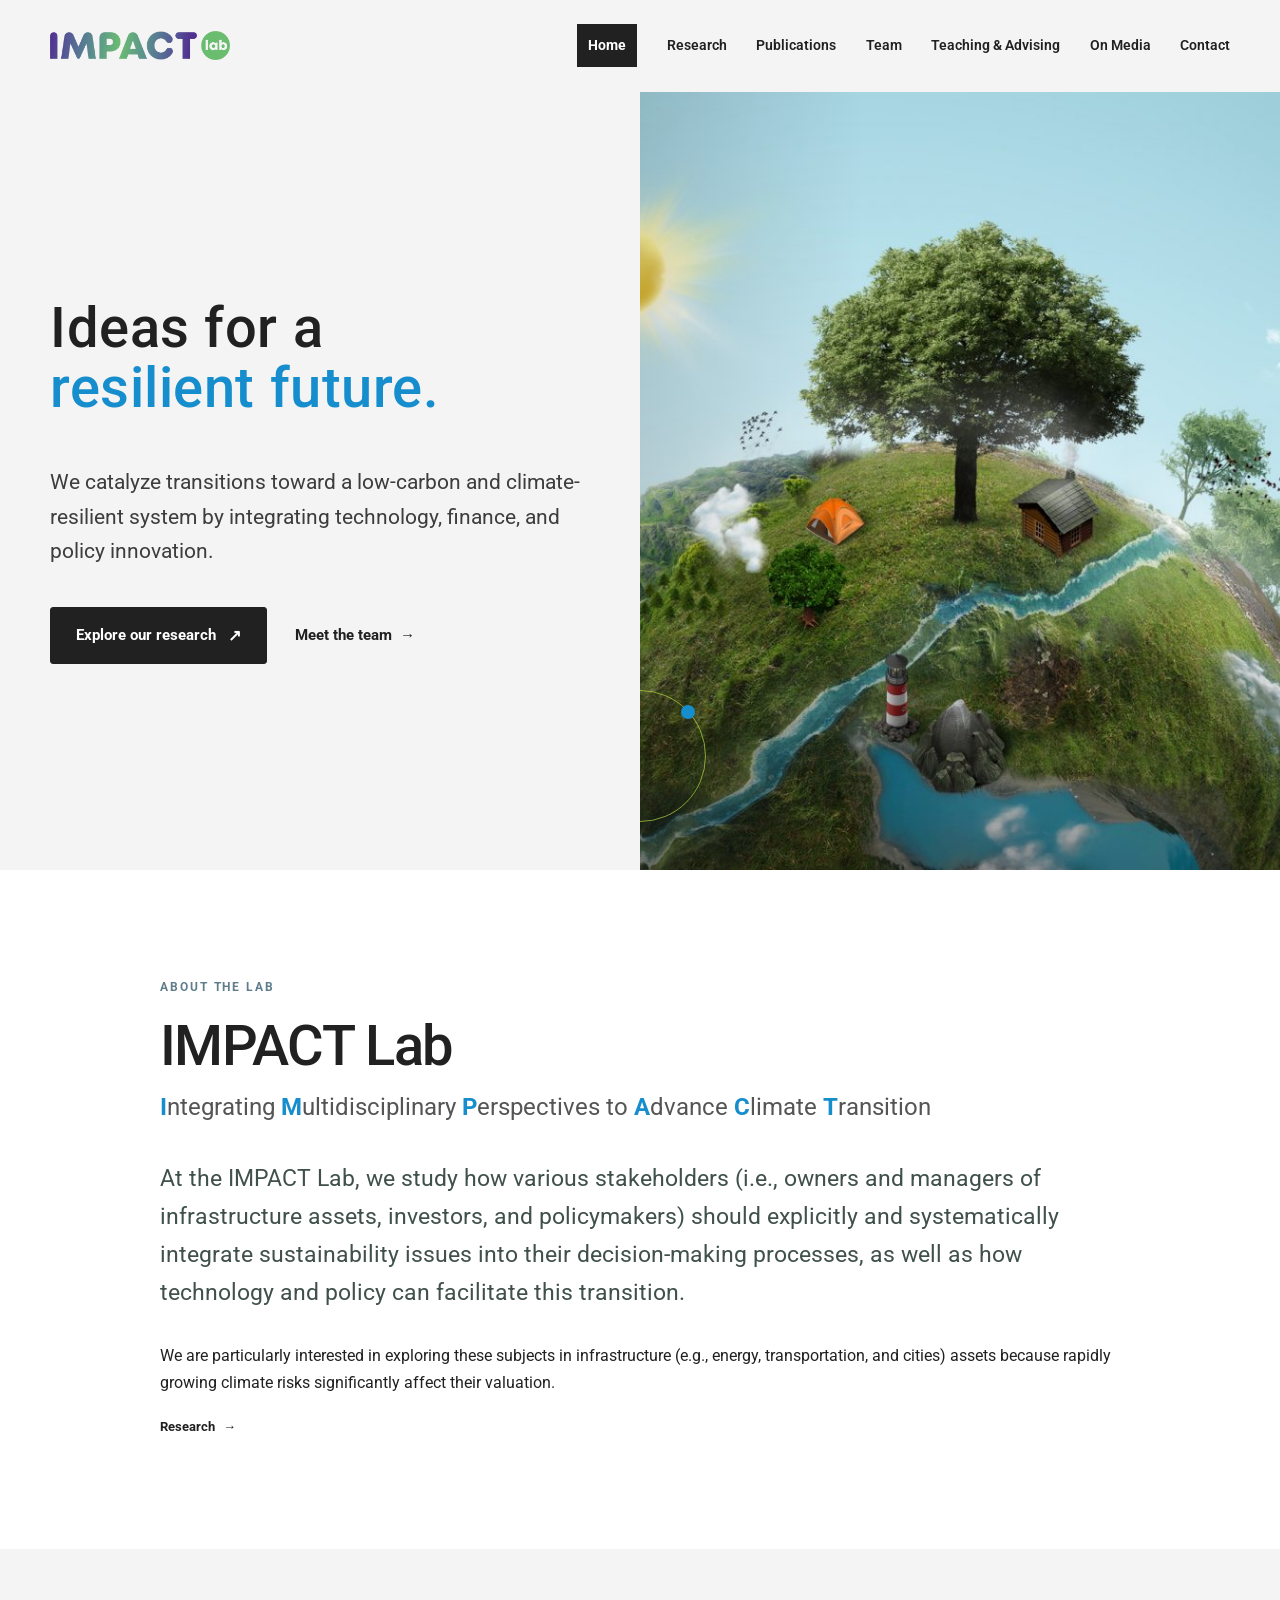
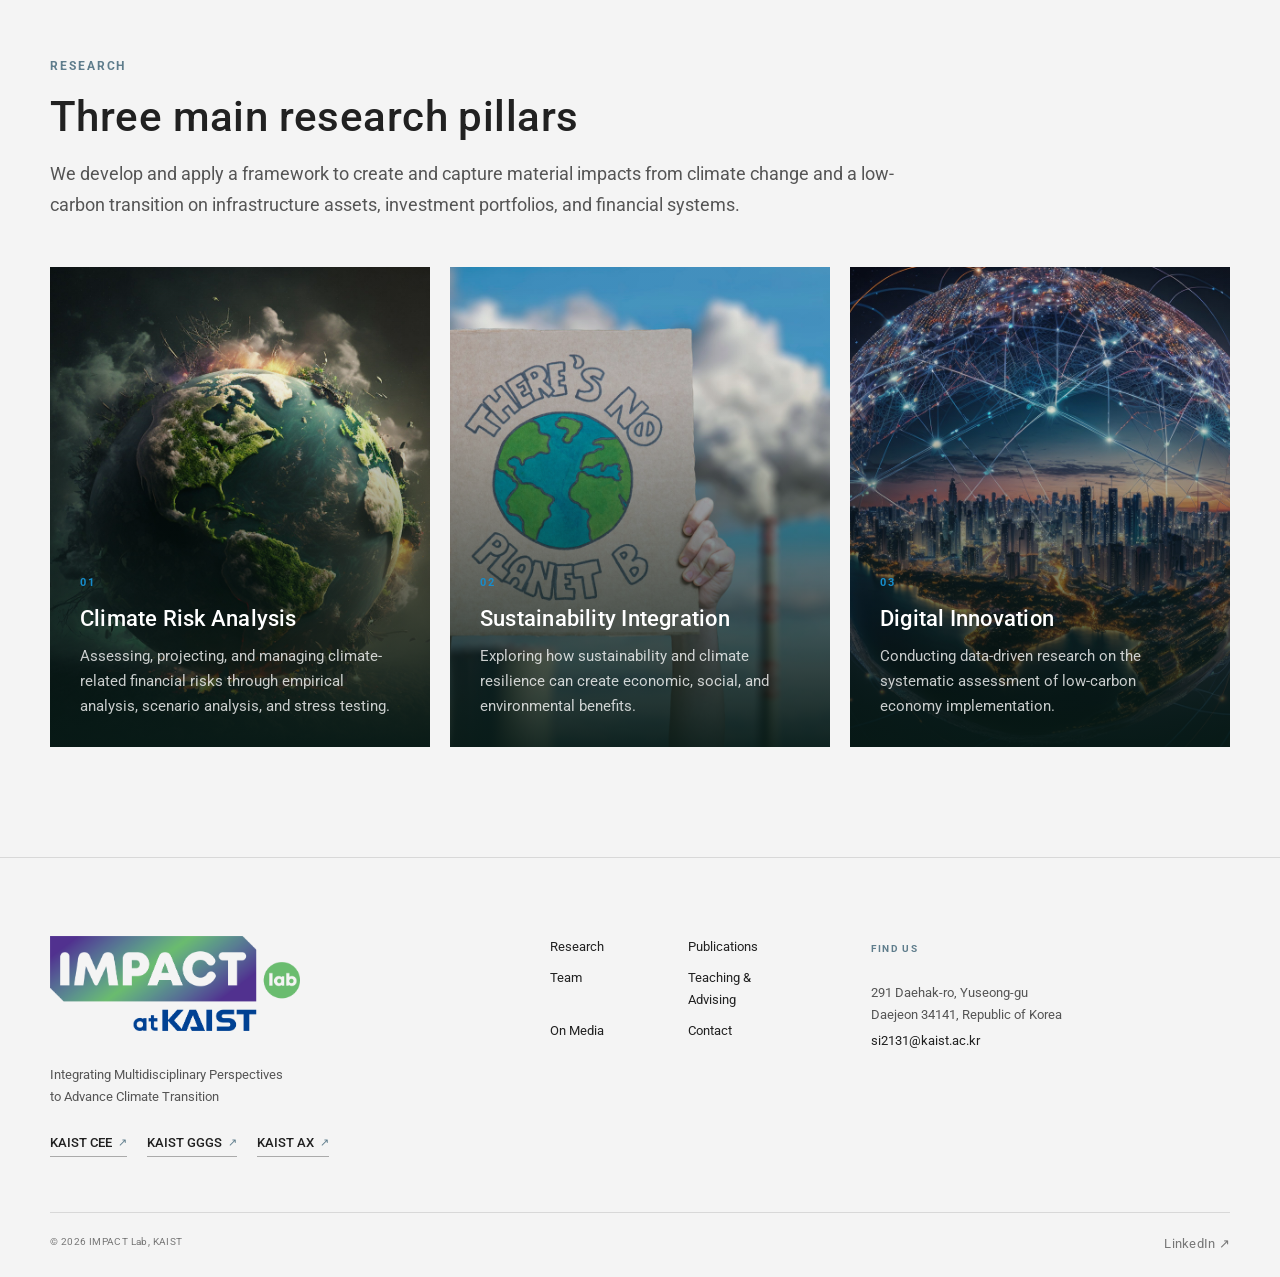
<file: index.html>
<!doctype html>
<html lang="en">
<head>
  <meta charset="utf-8">
  <meta name="viewport" content="width=1180">
  <meta name="description" content="IMPACT Lab at KAIST integrates multidisciplinary perspectives to advance climate transition.">
  <meta name="theme-color" content="#f4f4f4">
  <meta name="color-scheme" content="light">
  <meta name="supported-color-schemes" content="light">
  <meta property="og:title" content="IMPACT Lab | KAIST">
  <meta property="og:description" content="Integrating multidisciplinary perspectives to advance climate transition.">
  <meta property="og:type" content="website">
  <meta property="og:image" content="assets/images/hero.jpg">
  <title>IMPACT Lab | KAIST</title>
  <link rel="icon" href="assets/favicon-impact.svg" type="image/svg+xml">
  <link rel="stylesheet" href="assets/css/style.css?v=20260831-samsung-light-v4">
  <script src="assets/js/site.js?v=20260903-fresh-navigation-v1" defer></script>
</head>
<body>
  <div data-site-header></div>
  <main id="main-content">
    <section class="home-hero">
      <div class="hero-copy">
        <div class="hero-copy-inner" data-reveal>
          <h1>Ideas for a<br><span>resilient future.</span></h1>
          <p class="lead">We catalyze transitions toward a low-carbon and climate-resilient system by integrating technology, finance, and policy innovation.</p>
          <div class="hero-actions">
            <a class="btn btn-light" href="research.html">Explore our research</a>
            <a class="text-link" href="people.html">Meet the team</a>
          </div>
        </div>
      </div>
      <div class="hero-visual">
        <img src="assets/images/hero.jpg" alt="A small green world representing a sustainable future">
        <span class="hero-orbit" aria-hidden="true"></span>
      </div>
    </section>

    <section class="section">
      <div class="container impact-intro">
        <div class="intro-copy" data-reveal>
          <p class="eyebrow">About the Lab</p>
          <h2 class="impact-heading">IMPACT <span>Lab</span></h2>
          <p class="impact-expansion"><strong>I</strong>ntegrating <strong>M</strong>ultidisciplinary <strong>P</strong>erspectives to <strong>A</strong>dvance <strong>C</strong>limate <strong>T</strong>ransition</p>
          <p class="lead">At the IMPACT Lab, we study how various stakeholders (i.e., owners and managers of infrastructure assets, investors, and policymakers) should explicitly and systematically integrate sustainability issues into their decision-making processes, as well as how technology and policy can facilitate this transition.</p>
          <p>We are particularly interested in exploring these subjects in infrastructure (e.g., energy, transportation, and cities) assets because rapidly growing climate risks significantly affect their valuation.</p>
          <a class="text-link" href="research.html">Research</a>
        </div>
      </div>
    </section>

    <section class="section section-sand">
      <div class="container">
        <div class="section-heading home-research-heading" data-reveal>
          <div>
            <p class="eyebrow">Research</p>
            <h2>Three main research pillars</h2>
            <p class="research-intro">We develop and apply a framework to create and capture material impacts from climate change and a low-carbon transition on infrastructure assets, investment portfolios, and financial systems.</p>
          </div>
        </div>
        <div class="research-cards">
          <a class="research-card" href="research.html#climate-risk" data-reveal>
            <img src="assets/images/research-climate.jpg" alt="Earth under the effects of climate change" loading="lazy">
            <div class="research-card-copy">
              <span class="research-number">01</span>
              <h3>Climate Risk Analysis</h3>
              <p>Assessing, projecting, and managing climate-related financial risks through empirical analysis, scenario analysis, and stress testing.</p>
            </div>
          </a>
          <a class="research-card" href="research.html#sustainability" data-reveal>
            <img src="assets/images/research-integration.jpg" alt="Climate action sign in front of industrial infrastructure" loading="lazy">
            <div class="research-card-copy">
              <span class="research-number">02</span>
              <h3>Sustainability Integration</h3>
              <p>Exploring how sustainability and climate resilience can create economic, social, and environmental benefits.</p>
            </div>
          </a>
          <a class="research-card" href="research.html#digital" data-reveal>
            <img src="assets/images/research-digital.jpg" alt="Connected city illustrating digital innovation" loading="lazy">
            <div class="research-card-copy">
              <span class="research-number">03</span>
              <h3>Digital Innovation</h3>
              <p>Conducting data-driven research on the systematic assessment of low-carbon economy implementation.</p>
            </div>
          </a>
        </div>
      </div>
    </section>

  </main>
  <div data-site-footer></div>
</body>
</html>
</file>
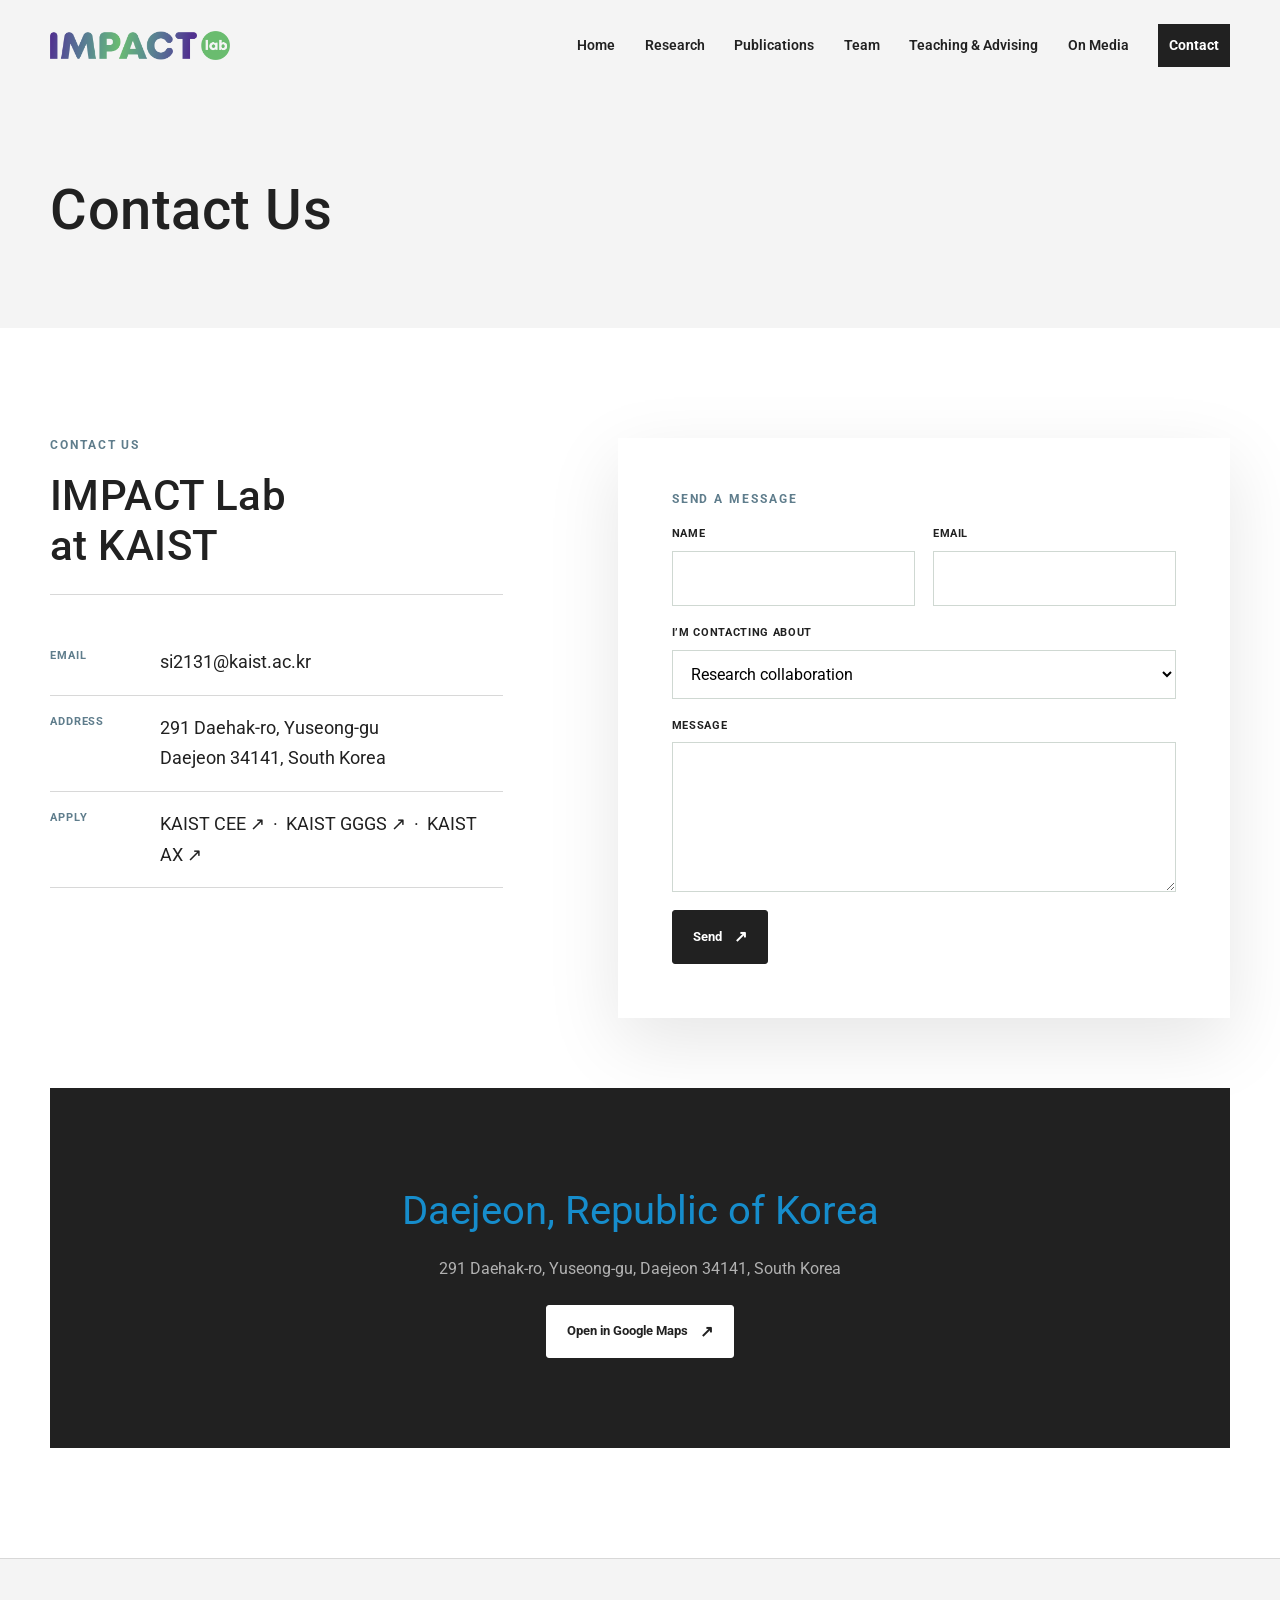
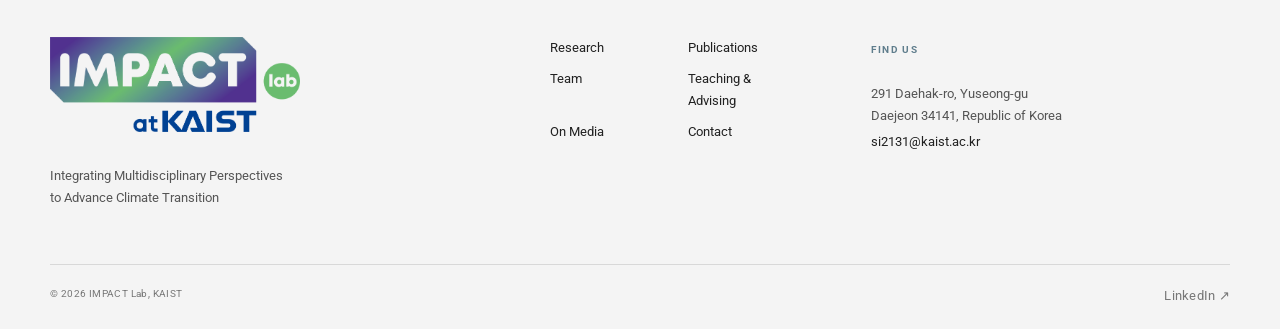
<file: contact.html>
<!doctype html>
<html lang="en">
<head>
  <meta charset="utf-8">
  <meta name="viewport" content="width=1180">
  <meta name="description" content="Contact IMPACT Lab at KAIST in Daejeon, Republic of Korea.">
  <meta name="theme-color" content="#f4f4f4">
  <meta name="color-scheme" content="light">
  <meta name="supported-color-schemes" content="light">
  <title>Contact | IMPACT Lab</title>
  <link rel="icon" href="assets/favicon-impact.svg" type="image/svg+xml">
  <link rel="stylesheet" href="assets/css/style.css?v=20260831-samsung-light-v4">
  <script src="assets/js/site.js?v=20260903-fresh-navigation-v1" defer></script>
</head>
<body>
  <div data-site-header></div>
  <main id="main-content">
    <section class="page-hero page-hero-simple">
      <div class="container">
        <div><h1>Contact Us</h1></div>
      </div>
    </section>

    <section class="section">
      <div class="container contact-grid">
        <div data-reveal>
          <p class="eyebrow">Contact Us</p>
          <h2>IMPACT Lab<br>at KAIST</h2>
          <div class="contact-details">
            <div class="contact-row"><strong>Email</strong><a href="mailto:si2131@kaist.ac.kr">si2131@kaist.ac.kr</a></div>
            <div class="contact-row"><strong>Address</strong><span>291 Daehak-ro, Yuseong-gu<br>Daejeon 34141, South Korea</span></div>
            <div class="contact-row"><strong>Apply</strong><span><a href="https://cee.kaist.ac.kr/" target="_blank" rel="noreferrer">KAIST CEE ↗</a> &nbsp;·&nbsp; <a href="https://gggs.kaist.ac.kr/" target="_blank" rel="noreferrer">KAIST GGGS ↗</a> &nbsp;·&nbsp; <a href="https://ax.kaist.ac.kr/#/" target="_blank" rel="noreferrer">KAIST AX ↗</a></span></div>
          </div>
        </div>

        <form class="contact-form" data-contact-form data-reveal>
          <p class="eyebrow">Send a message</p>
          <div class="form-row">
            <div class="field"><label for="name">Name</label><input id="name" name="name" type="text" autocomplete="name" required></div>
            <div class="field"><label for="email">Email</label><input id="email" name="email" type="email" autocomplete="email" required></div>
          </div>
          <div class="field">
            <label for="subject">I’m contacting about</label>
            <select id="subject" name="subject"><option>Research collaboration</option><option>Prospective student</option><option>Media inquiry</option><option>Course &amp; advising</option><option>Other</option></select>
          </div>
          <div class="field"><label for="message">Message</label><textarea id="message" name="message" required></textarea></div>
          <button class="btn" type="submit">Send</button>
        </form>
      </div>

      <div class="container map-card" data-reveal>
        <div>
          <strong>Daejeon, Republic of Korea</strong>
          <p>291 Daehak-ro, Yuseong-gu, Daejeon 34141, South Korea</p>
          <a class="btn btn-light" href="https://maps.google.com/?q=KAIST+291+Daehak-ro+Yuseong-gu+Daejeon" target="_blank" rel="noreferrer">Open in Google Maps</a>
        </div>
      </div>
    </section>
  </main>
  <div data-site-footer></div>
</body>
</html>
</file>
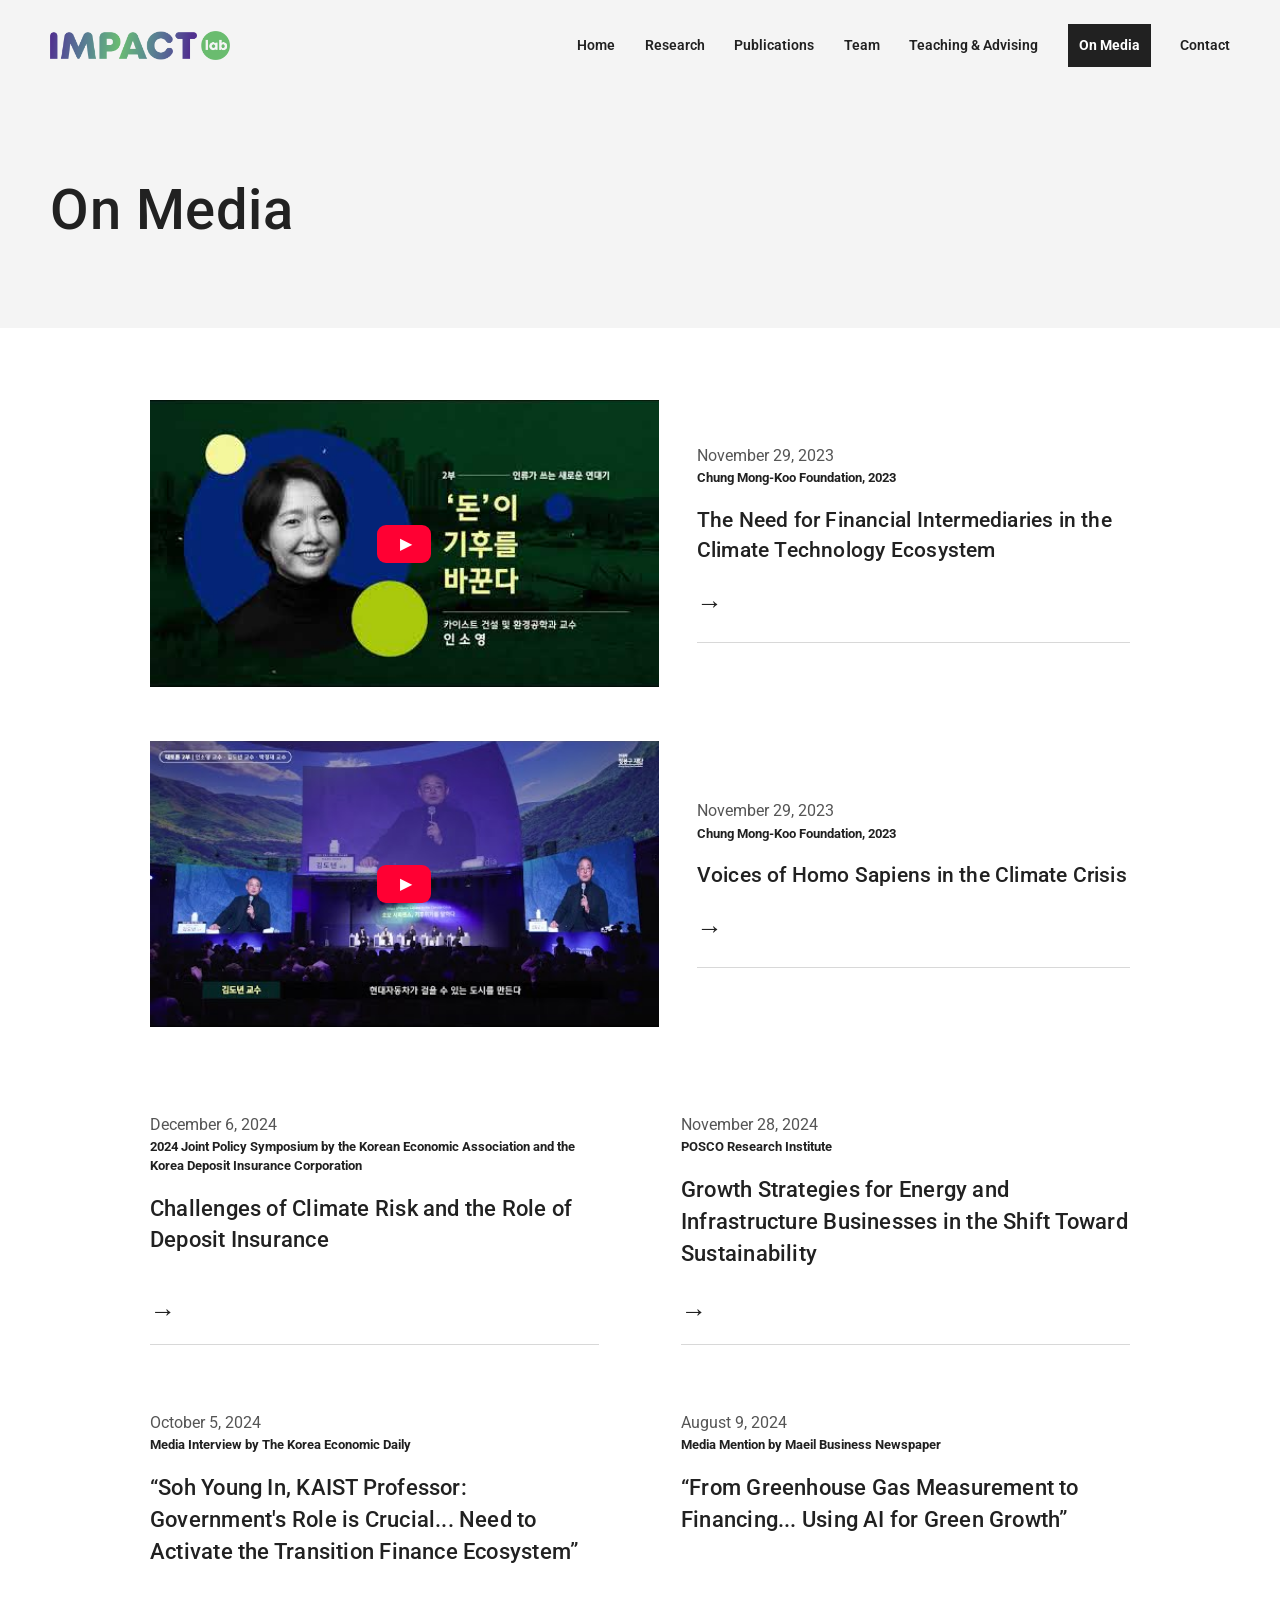
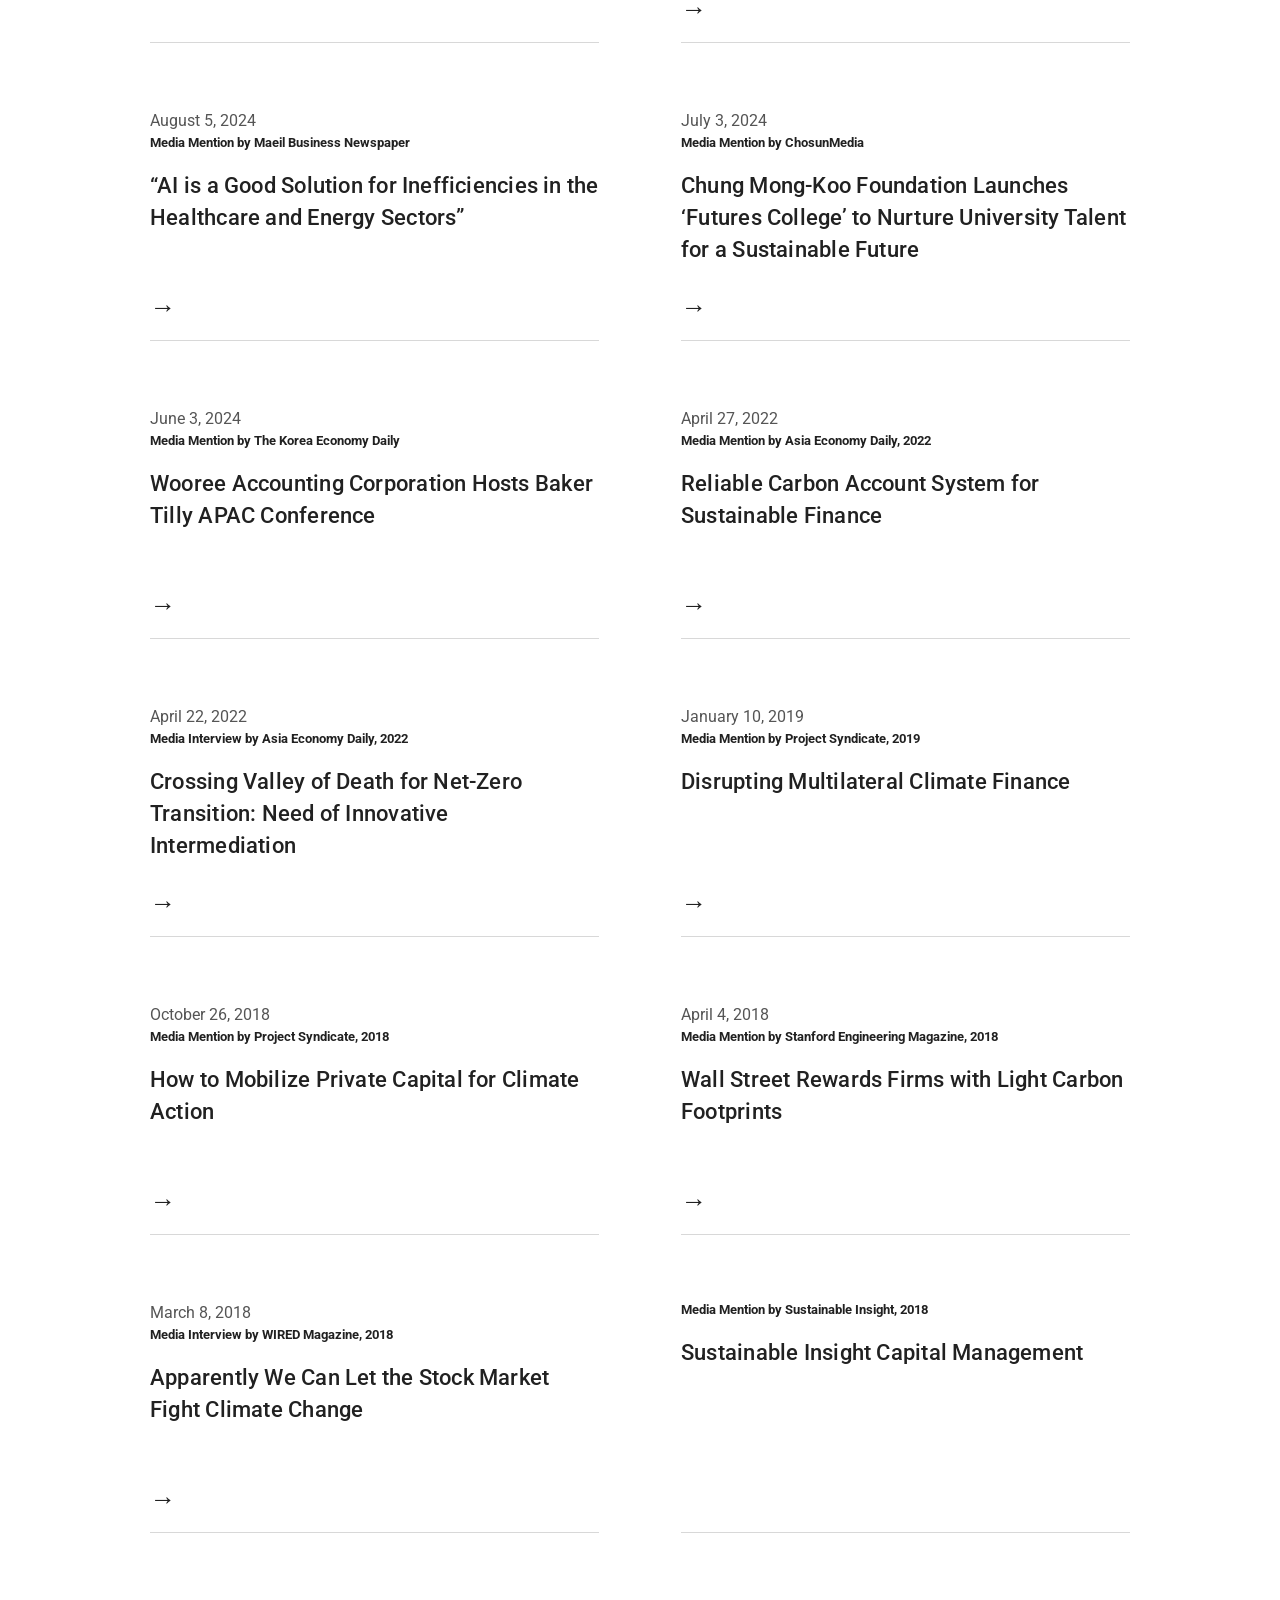
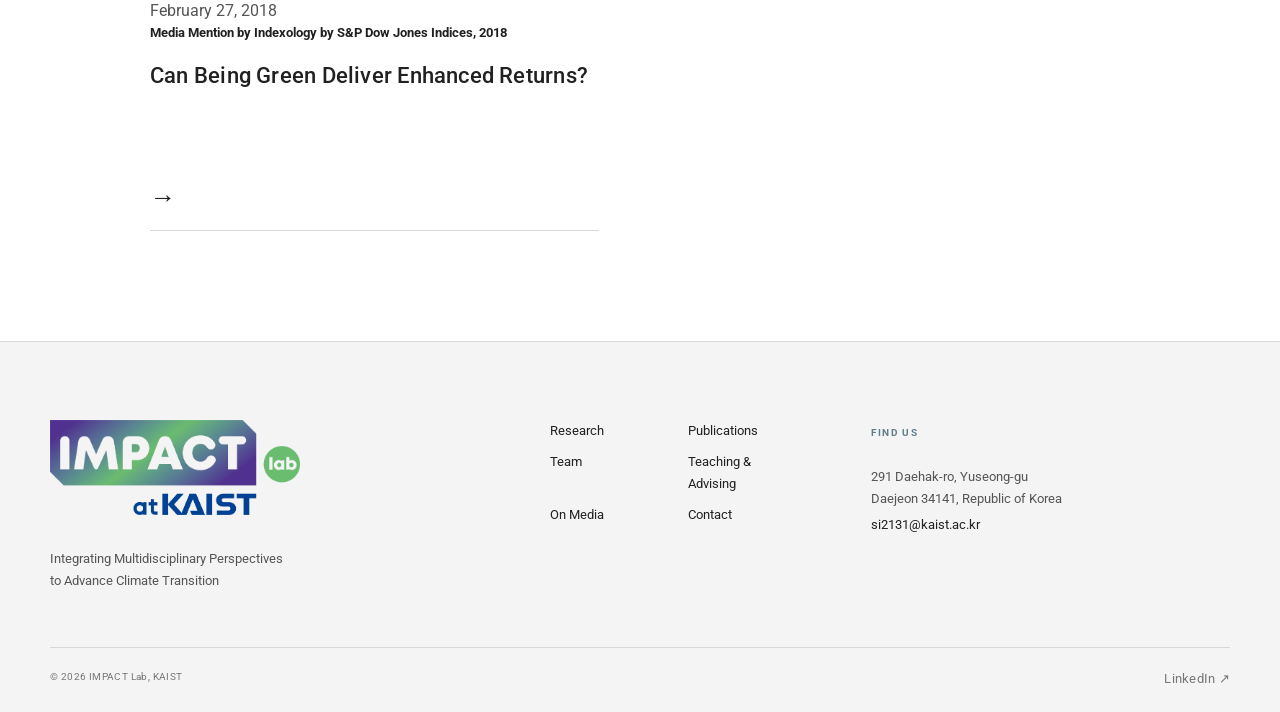
<file: media.html>
<!doctype html>
<html lang="en">
<head>
  <meta charset="utf-8">
  <meta name="viewport" content="width=1180">
  <meta name="description" content="Media coverage and public talks featuring IMPACT Lab and Soh Young In.">
  <meta name="theme-color" content="#f4f4f4">
  <meta name="color-scheme" content="light">
  <meta name="supported-color-schemes" content="light">
  <title>On Media | IMPACT Lab</title>
  <link rel="icon" href="assets/favicon-impact.svg" type="image/svg+xml">
  <link rel="stylesheet" href="assets/css/style.css?v=20260831-samsung-light-v4">
  <script src="assets/js/site.js?v=20260903-fresh-navigation-v1" defer></script>
</head>
<body>
  <div data-site-header></div>
  <main id="main-content">
    <section class="page-hero page-hero-simple">
      <div class="container">
        <div><h1>On Media</h1></div>
      </div>
    </section>

    <section class="section media-section">
      <div class="container media-shell">
        <div class="media-featured-list">
          <article class="media-feature" data-reveal>
            <a class="media-feature-image" href="https://www.youtube.com/watch?v=tRTOW3KgUSs" target="_blank" rel="noreferrer" aria-label="Watch The Need for Financial Intermediaries in the Climate Technology Ecosystem">
              <img src="assets/images/media-climate-finance.jpg" alt="Soh Young In speaking about finance and climate" loading="eager">
              <span class="media-play" aria-hidden="true">▶</span>
            </a>
            <div class="media-feature-copy">
              <time datetime="2023-11-29">November 29, 2023</time>
              <p class="media-source">Chung Mong-Koo Foundation, 2023</p>
              <h2><a href="https://www.futurechosun.com/archives/82444" target="_blank" rel="noreferrer">The Need for Financial Intermediaries in the Climate Technology Ecosystem</a></h2>
              <a class="media-arrow" href="https://www.futurechosun.com/archives/82444" target="_blank" rel="noreferrer" aria-label="Read article">→</a>
            </div>
          </article>

          <article class="media-feature" data-reveal>
            <a class="media-feature-image" href="https://www.youtube.com/watch?v=Ve1472AazBI" target="_blank" rel="noreferrer" aria-label="Watch Voices of Homo Sapiens in the Climate Crisis">
              <img src="assets/images/media-climate-crisis.jpg" alt="Climate crisis forum hosted by the Chung Mong-Koo Foundation" loading="lazy">
              <span class="media-play" aria-hidden="true">▶</span>
            </a>
            <div class="media-feature-copy">
              <time datetime="2023-11-29">November 29, 2023</time>
              <p class="media-source">Chung Mong-Koo Foundation, 2023</p>
              <h2><a href="https://www.futurechosun.com/archives/82495" target="_blank" rel="noreferrer">Voices of Homo Sapiens in the Climate Crisis</a></h2>
              <a class="media-arrow" href="https://www.futurechosun.com/archives/82495" target="_blank" rel="noreferrer" aria-label="Read article">→</a>
            </div>
          </article>
        </div>

        <div class="media-grid" data-reveal>
          <article class="media-card">
            <time datetime="2024-12-06">December 6, 2024</time><p class="media-source">2024 Joint Policy Symposium by the Korean Economic Association and the Korea Deposit Insurance Corporation</p><h2>Challenges of Climate Risk and the Role of Deposit Insurance</h2><a class="media-arrow" href="https://www.kdic.or.kr/krai/site/kdic/ex/bbs/View.do?cbIdx=971&amp;bcIdx=3478" target="_blank" rel="noreferrer" aria-label="Read article">→</a>
          </article>
          <article class="media-card">
            <time datetime="2024-11-28">November 28, 2024</time><p class="media-source">POSCO Research Institute</p><h2>Growth Strategies for Energy and Infrastructure Businesses in the Shift Toward Sustainability</h2><a class="media-arrow" href="https://www.posri.re.kr/kor/bbs/bbs_view.do?mmcd=2402221501000460394&amp;cate=2402141615300044921&amp;num=8720" target="_blank" rel="noreferrer" aria-label="Read article">→</a>
          </article>
          <article class="media-card">
            <time datetime="2024-10-05">October 5, 2024</time><p class="media-source">Media Interview by The Korea Economic Daily</p><h2>“Soh Young In, KAIST Professor: Government's Role is Crucial... Need to Activate the Transition Finance Ecosystem”</h2>
          </article>
          <article class="media-card">
            <time datetime="2024-08-09">August 9, 2024</time><p class="media-source">Media Mention by Maeil Business Newspaper</p><h2>“From Greenhouse Gas Measurement to Financing... Using AI for Green Growth”</h2><a class="media-arrow" href="https://www.mk.co.kr/news/world/11089135" target="_blank" rel="noreferrer" aria-label="Read article">→</a>
          </article>
          <article class="media-card">
            <time datetime="2024-08-05">August 5, 2024</time><p class="media-source">Media Mention by Maeil Business Newspaper</p><h2>“AI is a Good Solution for Inefficiencies in the Healthcare and Energy Sectors”</h2><a class="media-arrow" href="https://www.mk.co.kr/news/it/11085483" target="_blank" rel="noreferrer" aria-label="Read article">→</a>
          </article>
          <article class="media-card">
            <time datetime="2024-07-03">July 3, 2024</time><p class="media-source">Media Mention by ChosunMedia</p><h2>Chung Mong-Koo Foundation Launches ‘Futures College’ to Nurture University Talent for a Sustainable Future</h2><a class="media-arrow" href="https://www.futurechosun.com/archives/93256" target="_blank" rel="noreferrer" aria-label="Read article">→</a>
          </article>
          <article class="media-card">
            <time datetime="2024-06-03">June 3, 2024</time><p class="media-source">Media Mention by The Korea Economy Daily</p><h2>Wooree Accounting Corporation Hosts Baker Tilly APAC Conference</h2><a class="media-arrow" href="https://www.hankyung.com/article/202406032110i" target="_blank" rel="noreferrer" aria-label="Read article">→</a>
          </article>
          <article class="media-card">
            <time datetime="2022-04-27">April 27, 2022</time><p class="media-source">Media Mention by Asia Economy Daily, 2022</p><h2>Reliable Carbon Account System for Sustainable Finance</h2><a class="media-arrow" href="https://www.asiae.co.kr/article/2022042711153996183" target="_blank" rel="noreferrer" aria-label="Read article">→</a>
          </article>
          <article class="media-card">
            <time datetime="2022-04-22">April 22, 2022</time><p class="media-source">Media Interview by Asia Economy Daily, 2022</p><h2>Crossing Valley of Death for Net-Zero Transition: Need of Innovative Intermediation</h2><a class="media-arrow" href="https://view.asiae.co.kr/article/2022042208430243333" target="_blank" rel="noreferrer" aria-label="Read article">→</a>
          </article>
          <article class="media-card">
            <time datetime="2019-01-10">January 10, 2019</time><p class="media-source">Media Mention by Project Syndicate, 2019</p><h2>Disrupting Multilateral Climate Finance</h2><a class="media-arrow" href="https://www.project-syndicate.org/commentary/mobilizing-private-institutional-investment-to-fight-climate-change-by-h-vard-halland-3-and-justin-yifu-lin-2019-01" target="_blank" rel="noreferrer" aria-label="Read article">→</a>
          </article>
          <article class="media-card">
            <time datetime="2018-10-26">October 26, 2018</time><p class="media-source">Media Mention by Project Syndicate, 2018</p><h2>How to Mobilize Private Capital for Climate Action</h2><a class="media-arrow" href="https://www.project-syndicate.org/commentary/mobilizing-private-investment-for-climate-action-by-h-vard-halland-3-and-justin-yifu-lin-2018-10" target="_blank" rel="noreferrer" aria-label="Read article">→</a>
          </article>
          <article class="media-card">
            <time datetime="2018-04-04">April 4, 2018</time><p class="media-source">Media Mention by Stanford Engineering Magazine, 2018</p><h2>Wall Street Rewards Firms with Light Carbon Footprints</h2><a class="media-arrow" href="https://engineering.stanford.edu/magazine/article/wall-street-rewards-firms-light-carbon-footprints" target="_blank" rel="noreferrer" aria-label="Read article">→</a>
          </article>
          <article class="media-card">
            <time datetime="2018-03-08">March 8, 2018</time><p class="media-source">Media Interview by WIRED Magazine, 2018</p><h2>Apparently We Can Let the Stock Market Fight Climate Change</h2><a class="media-arrow" href="https://www.wired.com/story/market-climate-change/" target="_blank" rel="noreferrer" aria-label="Read article">→</a>
          </article>
          <article class="media-card">
            <p class="media-source">Media Mention by Sustainable Insight, 2018</p><h2>Sustainable Insight Capital Management</h2>
          </article>
          <article class="media-card">
            <time datetime="2018-02-27">February 27, 2018</time><p class="media-source">Media Mention by Indexology by S&amp;P Dow Jones Indices, 2018</p><h2>Can Being Green Deliver Enhanced Returns?</h2><a class="media-arrow" href="https://www.indexologyblog.com/2018/02/27/can-being-green-deliver-enhanced-returns/" target="_blank" rel="noreferrer" aria-label="Read article">→</a>
          </article>
        </div>
      </div>
    </section>
  </main>
  <div data-site-footer></div>
</body>
</html>
</file>
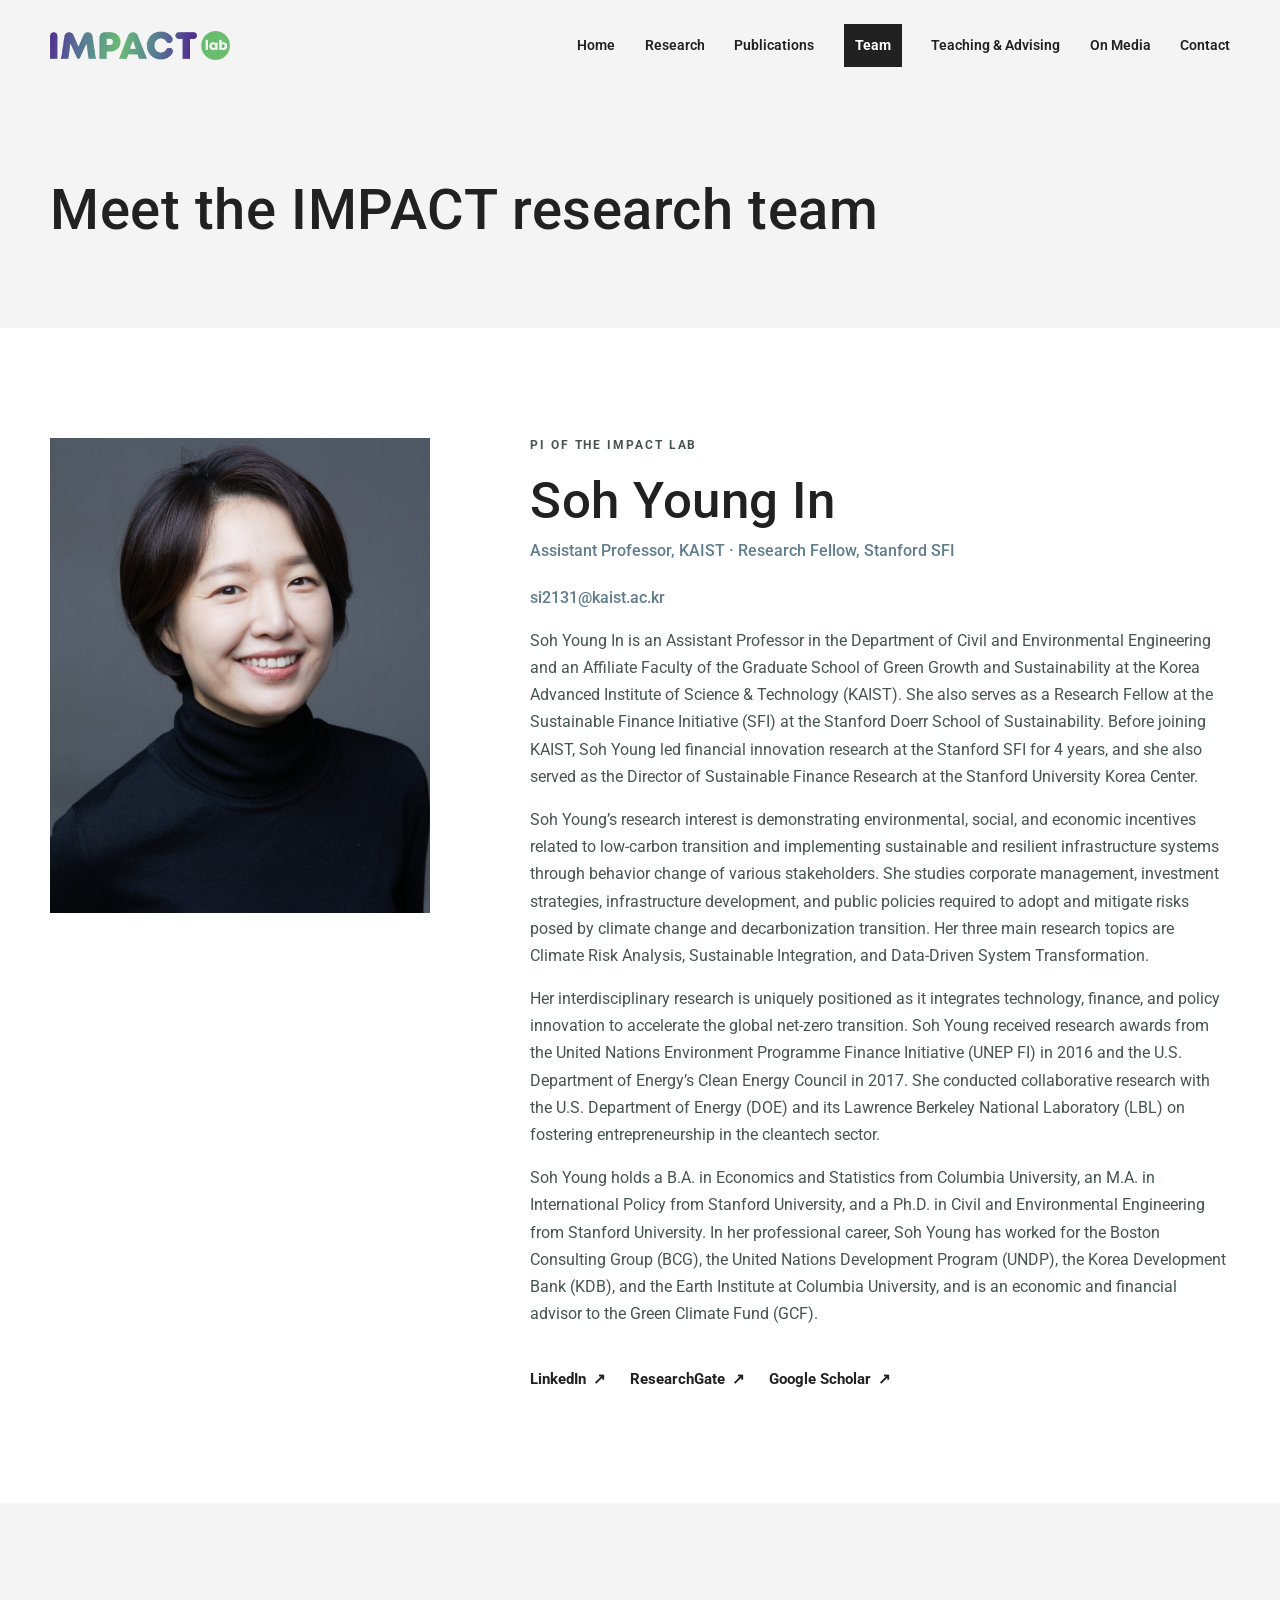
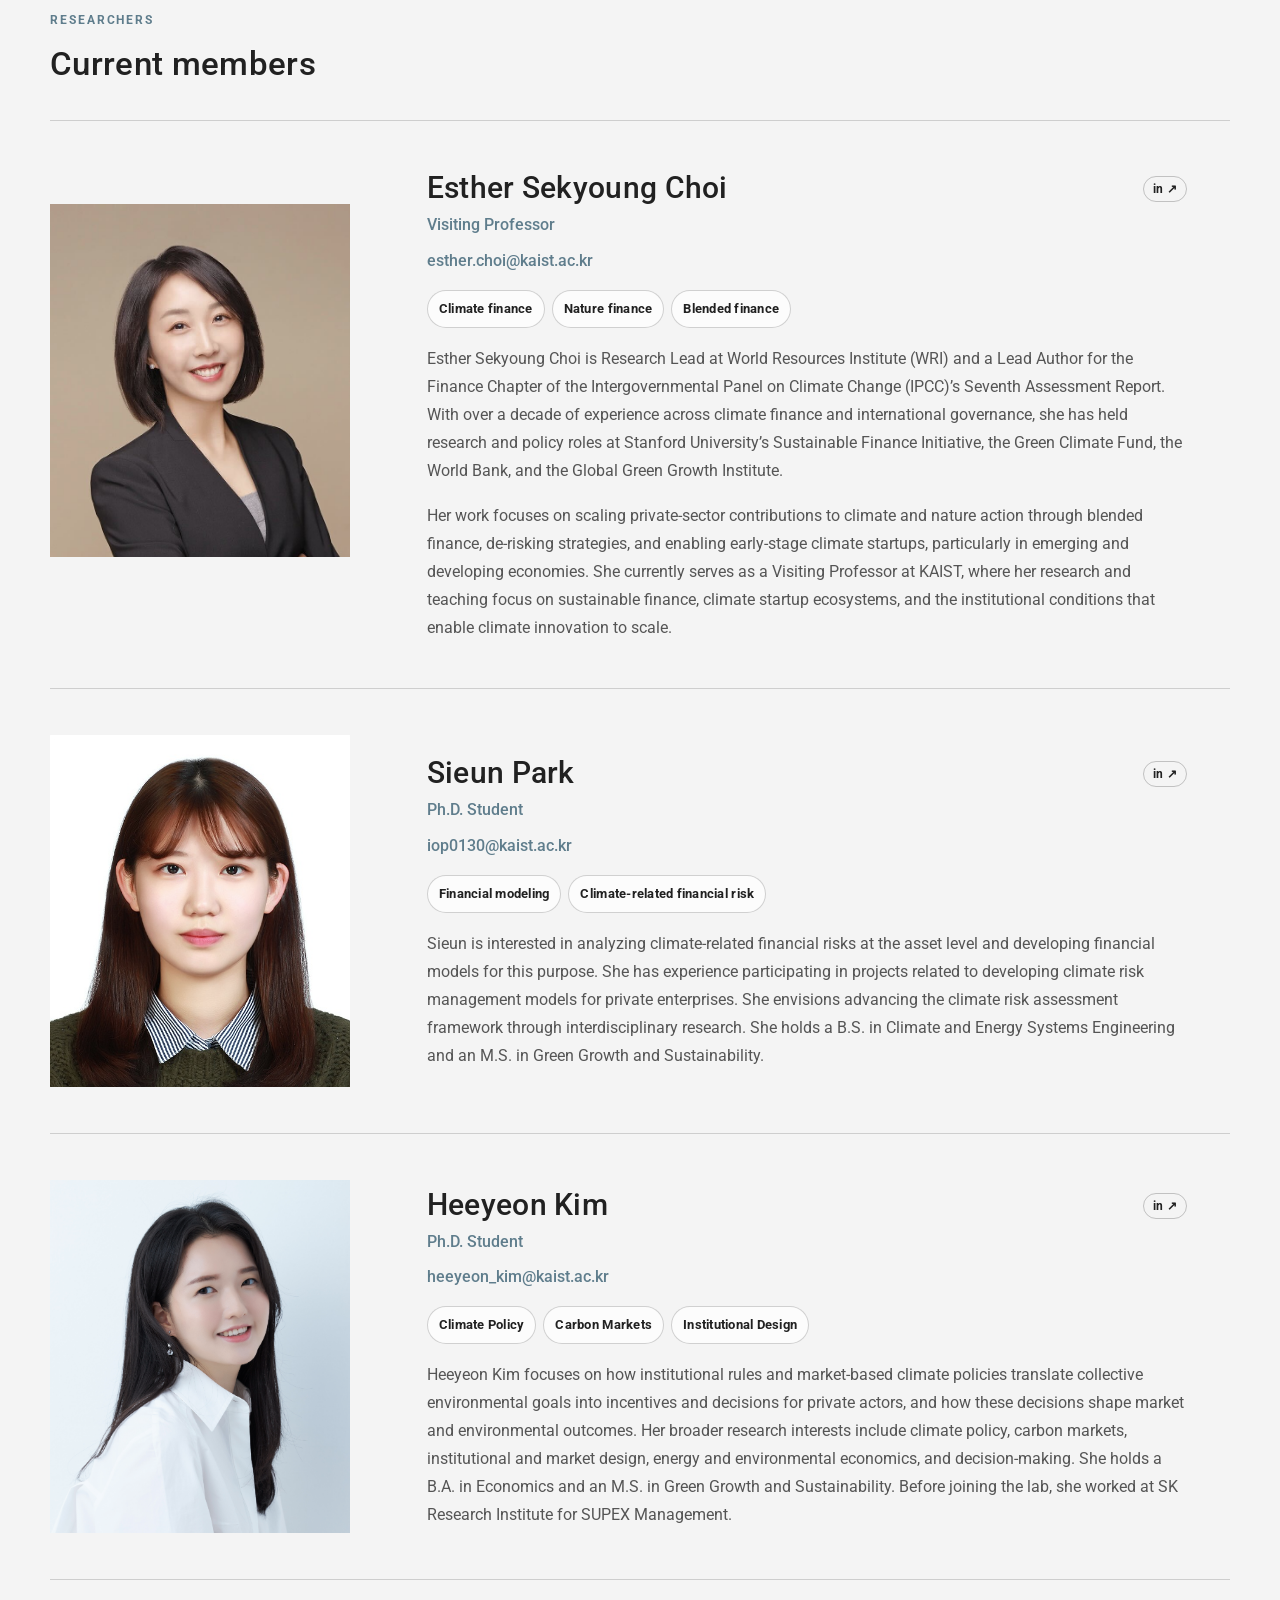
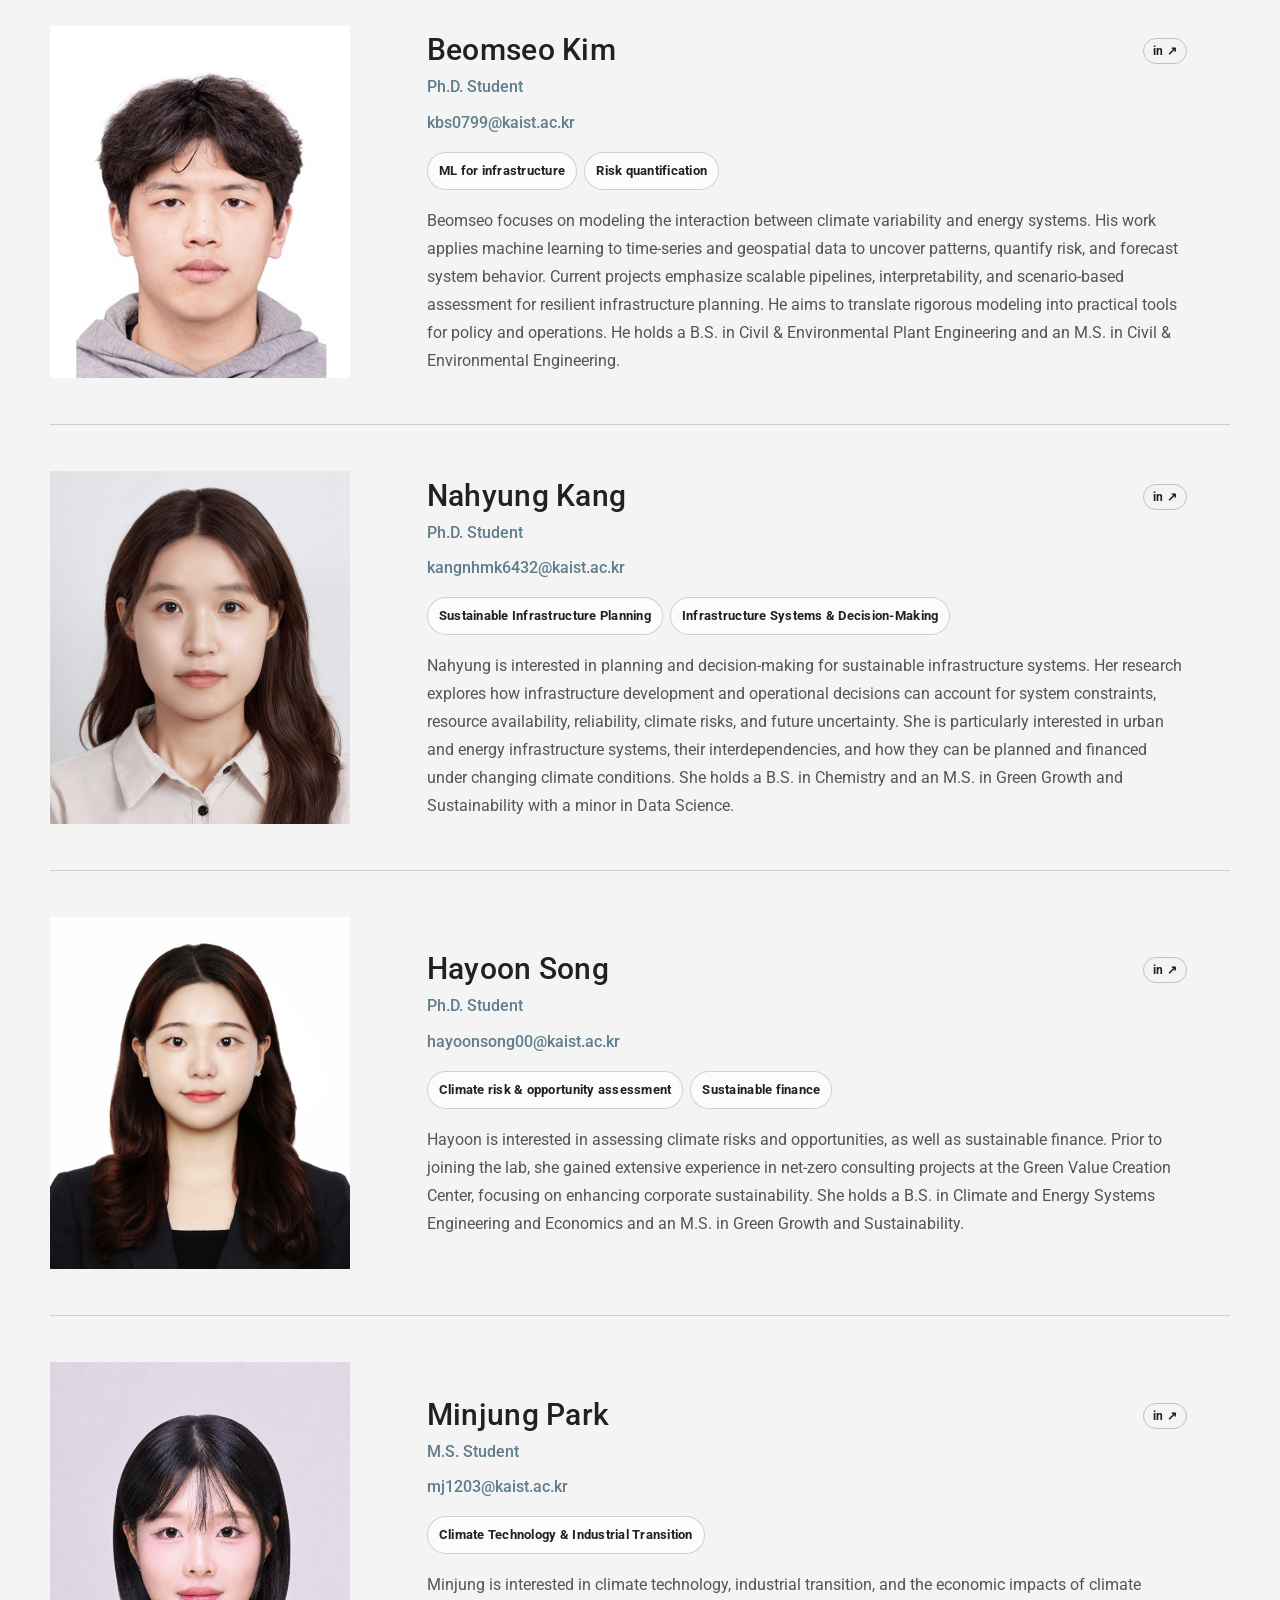
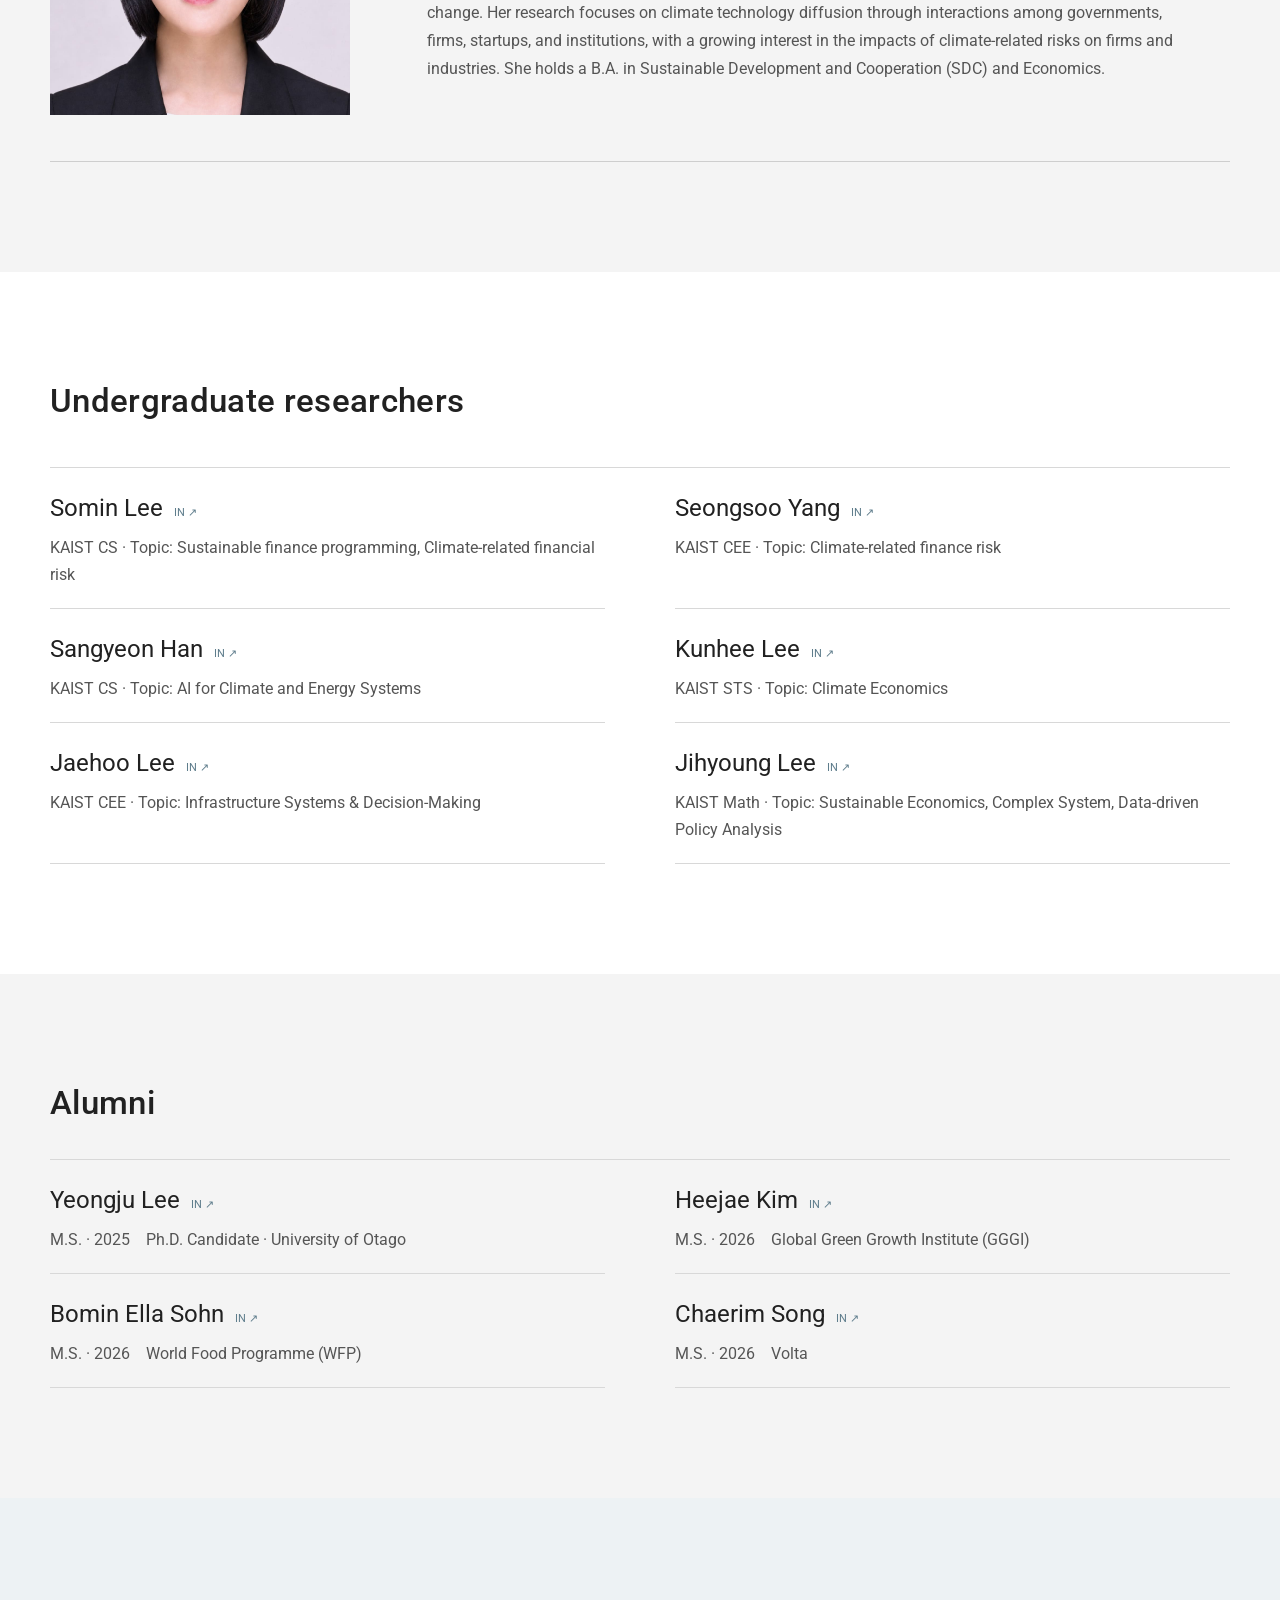
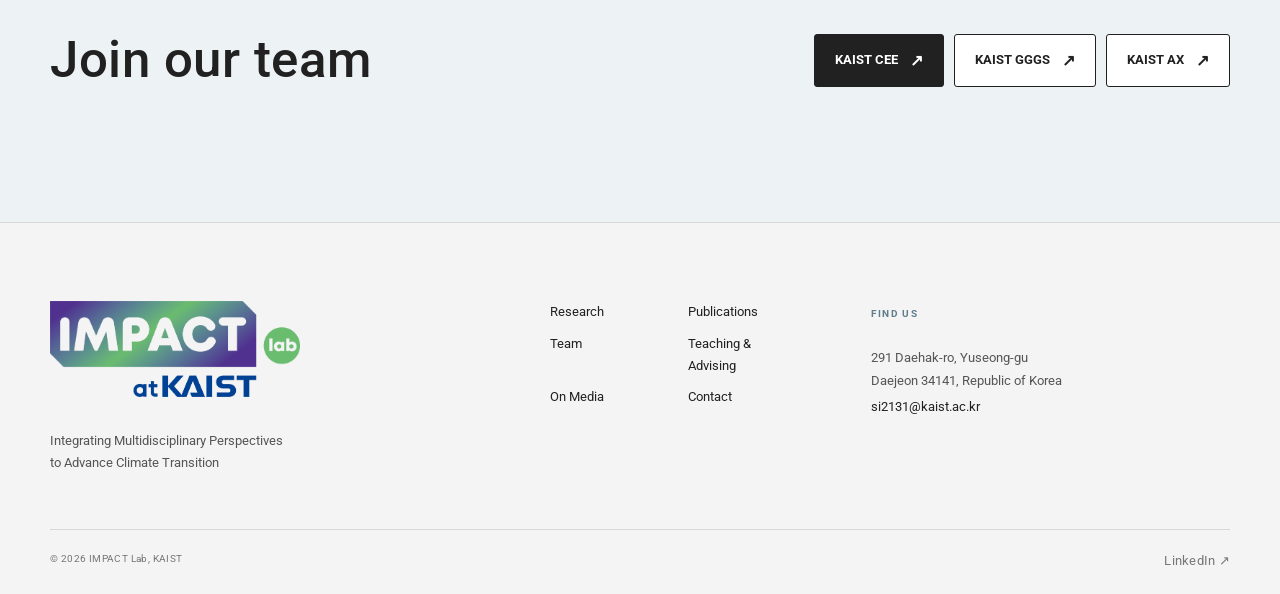
<file: people.html>
<!doctype html>
<html lang="en">
<head>
  <meta charset="utf-8">
  <meta name="viewport" content="width=1180">
  <meta name="description" content="Meet the researchers of IMPACT Lab at KAIST.">
  <meta name="theme-color" content="#f4f4f4">
  <meta name="color-scheme" content="light">
  <meta name="supported-color-schemes" content="light">
  <title>Team | IMPACT Lab</title>
  <link rel="icon" href="assets/favicon-impact.svg" type="image/svg+xml">
  <link rel="stylesheet" href="assets/css/style.css?v=20260831-samsung-light-v4">
  <script src="assets/js/site.js?v=20260903-fresh-navigation-v1" defer></script>
</head>
<body>
  <div data-site-header></div>
  <main id="main-content">
    <section class="page-hero page-hero-simple team-hero">
      <div class="container">
        <div>
          <h1>Meet the IMPACT research team</h1>
        </div>
      </div>
    </section>

    <section class="section">
      <div class="container pi-block team-profile">
        <div class="pi-photo" data-reveal>
          <img src="assets/images/soh-young-in.jpg" alt="Professor Soh Young In">
        </div>
        <div class="pi-copy" data-reveal>
          <p class="eyebrow">PI of the IMPACT Lab</p>
          <h2>Soh Young In</h2>
          <span class="pi-title">Assistant Professor, KAIST · Research Fellow, Stanford SFI</span>
          <a class="person-email" href="mailto:si2131@kaist.ac.kr">si2131@kaist.ac.kr</a>
          <p>Soh Young In is an Assistant Professor in the Department of Civil and Environmental Engineering and an Affiliate Faculty of the Graduate School of Green Growth and Sustainability at the Korea Advanced Institute of Science &amp; Technology (KAIST). She also serves as a Research Fellow at the Sustainable Finance Initiative (SFI) at the Stanford Doerr School of Sustainability. Before joining KAIST, Soh Young led financial innovation research at the Stanford SFI for 4 years, and she also served as the Director of Sustainable Finance Research at the Stanford University Korea Center.</p>
          <p>Soh Young’s research interest is demonstrating environmental, social, and economic incentives related to low-carbon transition and implementing sustainable and resilient infrastructure systems through behavior change of various stakeholders. She studies corporate management, investment strategies, infrastructure development, and public policies required to adopt and mitigate risks posed by climate change and decarbonization transition. Her three main research topics are Climate Risk Analysis, Sustainable Integration, and Data-Driven System Transformation.</p>
          <p>Her interdisciplinary research is uniquely positioned as it integrates technology, finance, and policy innovation to accelerate the global net-zero transition. Soh Young received research awards from the United Nations Environment Programme Finance Initiative (UNEP FI) in 2016 and the U.S. Department of Energy’s Clean Energy Council in 2017. She conducted collaborative research with the U.S. Department of Energy (DOE) and its Lawrence Berkeley National Laboratory (LBL) on fostering entrepreneurship in the cleantech sector.</p>
          <p>Soh Young holds a B.A. in Economics and Statistics from Columbia University, an M.A. in International Policy from Stanford University, and a Ph.D. in Civil and Environmental Engineering from Stanford University. In her professional career, Soh Young has worked for the Boston Consulting Group (BCG), the United Nations Development Program (UNDP), the Korea Development Bank (KDB), and the Earth Institute at Columbia University, and is an economic and financial advisor to the Green Climate Fund (GCF).</p>
          <div class="profile-links">
            <a class="profile-link" href="https://www.linkedin.com/in/soh-young-in-41906098/" target="_blank" rel="noreferrer">LinkedIn <span>↗</span></a>
            <a class="profile-link" href="https://www.researchgate.net/profile/Soh-Young-In" target="_blank" rel="noreferrer">ResearchGate <span>↗</span></a>
            <a class="profile-link" href="https://scholar.google.com/citations?user=ocfYFqIAAAAJ&amp;hl=en" target="_blank" rel="noreferrer">Google Scholar <span>↗</span></a>
          </div>
        </div>
      </div>
    </section>

    <section class="section section-sand">
      <div class="container">
        <div class="people-heading" data-reveal>
          <p class="eyebrow">Researchers</p>
          <h2>Current members</h2>
        </div>
        <div class="people-grid">
          <article class="person-card esther-card" data-reveal>
            <div class="person-image"><img src="assets/images/esther-choi.jpg" alt="Esther Sekyoung Choi" loading="lazy"></div>
            <div class="person-info">
              <div class="person-name-line"><h3>Esther Sekyoung Choi</h3><a class="linkedin-badge" href="https://www.linkedin.com/in/estherskchoi/" target="_blank" rel="noreferrer" aria-label="Esther Sekyoung Choi on LinkedIn">in ↗</a></div><span class="person-role">Visiting Professor</span>
              <a class="person-email" href="mailto:esther.choi@kaist.ac.kr">esther.choi@kaist.ac.kr</a>
              <div class="tag-row"><span class="pill">Climate finance</span><span class="pill">Nature finance</span><span class="pill">Blended finance</span></div>
              <p>Esther Sekyoung Choi is Research Lead at World Resources Institute (WRI) and a Lead Author for the Finance Chapter of the Intergovernmental Panel on Climate Change (IPCC)’s Seventh Assessment Report. With over a decade of experience across climate finance and international governance, she has held research and policy roles at Stanford University’s Sustainable Finance Initiative, the Green Climate Fund, the World Bank, and the Global Green Growth Institute.</p>
              <p>Her work focuses on scaling private-sector contributions to climate and nature action through blended finance, de-risking strategies, and enabling early-stage climate startups, particularly in emerging and developing economies. She currently serves as a Visiting Professor at KAIST, where her research and teaching focus on sustainable finance, climate startup ecosystems, and the institutional conditions that enable climate innovation to scale.</p>
            </div>
          </article>
          <article class="person-card" data-reveal>
            <div class="person-image"><img src="assets/images/sieun-park-clean.jpg" alt="Sieun Park" loading="lazy"></div>
            <div class="person-info">
              <div class="person-name-line"><h3>Sieun Park</h3><a class="linkedin-badge" href="https://www.linkedin.com/in/sieun-park-a17245235" target="_blank" rel="noreferrer" aria-label="Sieun Park on LinkedIn">in ↗</a></div><span class="person-role">Ph.D. Student</span>
              <a class="person-email" href="mailto:iop0130@kaist.ac.kr">iop0130@kaist.ac.kr</a>
              <div class="tag-row"><span class="pill">Financial modeling</span><span class="pill">Climate-related financial risk</span></div>
              <p>Sieun is interested in analyzing climate-related financial risks at the asset level and developing financial models for this purpose. She has experience participating in projects related to developing climate risk management models for private enterprises. She envisions advancing the climate risk assessment framework through interdisciplinary research. She holds a B.S. in Climate and Energy Systems Engineering and an M.S. in Green Growth and Sustainability.</p>
            </div>
          </article>
          <article class="person-card" data-reveal>
            <div class="person-image"><img src="assets/images/heeyeon-kim.jpg" alt="Heeyeon Kim" loading="lazy"></div>
            <div class="person-info">
              <div class="person-name-line"><h3>Heeyeon Kim</h3><a class="linkedin-badge" href="https://www.linkedin.com/in/heeyeon-kim-gwtflow" target="_blank" rel="noreferrer" aria-label="Heeyeon Kim on LinkedIn">in ↗</a></div><span class="person-role">Ph.D. Student</span>
              <a class="person-email" href="mailto:heeyeon_kim@kaist.ac.kr">heeyeon_kim@kaist.ac.kr</a>
              <div class="tag-row"><span class="pill">Climate Policy</span><span class="pill">Carbon Markets</span><span class="pill">Institutional Design</span></div>
              <p>Heeyeon Kim focuses on how institutional rules and market-based climate policies translate collective environmental goals into incentives and decisions for private actors, and how these decisions shape market and environmental outcomes. Her broader research interests include climate policy, carbon markets, institutional and market design, energy and environmental economics, and decision-making. She holds a B.A. in Economics and an M.S. in Green Growth and Sustainability. Before joining the lab, she worked at SK Research Institute for SUPEX Management.</p>
            </div>
          </article>
          <article class="person-card" data-reveal>
            <div class="person-image"><img src="assets/images/beomseo-kim.jpg" alt="Beomseo Kim" loading="lazy"></div>
            <div class="person-info">
              <div class="person-name-line"><h3>Beomseo Kim</h3><a class="linkedin-badge" href="https://www.linkedin.com/in/zeuskim/" target="_blank" rel="noreferrer" aria-label="Beomseo Kim on LinkedIn">in ↗</a></div><span class="person-role">Ph.D. Student</span>
              <a class="person-email" href="mailto:kbs0799@kaist.ac.kr">kbs0799@kaist.ac.kr</a>
              <div class="tag-row"><span class="pill">ML for infrastructure</span><span class="pill">Risk quantification</span></div>
              <p>Beomseo focuses on modeling the interaction between climate variability and energy systems. His work applies machine learning to time-series and geospatial data to uncover patterns, quantify risk, and forecast system behavior. Current projects emphasize scalable pipelines, interpretability, and scenario-based assessment for resilient infrastructure planning. He aims to translate rigorous modeling into practical tools for policy and operations. He holds a B.S. in Civil &amp; Environmental Plant Engineering and an M.S. in Civil &amp; Environmental Engineering.</p>
            </div>
          </article>
          <article class="person-card" data-reveal>
            <div class="person-image"><img src="assets/images/nahyung-kang-profile.jpg" alt="Nahyung Kang" loading="lazy"></div>
            <div class="person-info">
              <div class="person-name-line"><h3>Nahyung Kang</h3><a class="linkedin-badge" href="https://www.linkedin.com/in/nahyung-kang1004" target="_blank" rel="noreferrer" aria-label="Nahyung Kang on LinkedIn">in ↗</a></div><span class="person-role">Ph.D. Student</span>
              <a class="person-email" href="mailto:kangnhmk6432@kaist.ac.kr">kangnhmk6432@kaist.ac.kr</a>
              <div class="tag-row"><span class="pill">Sustainable Infrastructure Planning</span><span class="pill">Infrastructure Systems &amp; Decision-Making</span></div>
              <p>Nahyung is interested in planning and decision-making for sustainable infrastructure systems. Her research explores how infrastructure development and operational decisions can account for system constraints, resource availability, reliability, climate risks, and future uncertainty. She is particularly interested in urban and energy infrastructure systems, their interdependencies, and how they can be planned and financed under changing climate conditions. She holds a B.S. in Chemistry and an M.S. in Green Growth and Sustainability with a minor in Data Science.</p>
            </div>
          </article>
          <article class="person-card" data-reveal>
            <div class="person-image"><img src="assets/images/hayoon-song.png" alt="Hayoon Song" loading="lazy"></div>
            <div class="person-info">
              <div class="person-name-line"><h3>Hayoon Song</h3><a class="linkedin-badge" href="https://www.linkedin.com/in/hayoon-song-84602b300/" target="_blank" rel="noreferrer" aria-label="Hayoon Song on LinkedIn">in ↗</a></div><span class="person-role">Ph.D. Student</span>
              <a class="person-email" href="mailto:hayoonsong00@kaist.ac.kr">hayoonsong00@kaist.ac.kr</a>
              <div class="tag-row"><span class="pill">Climate risk &amp; opportunity assessment</span><span class="pill">Sustainable finance</span></div>
              <p>Hayoon is interested in assessing climate risks and opportunities, as well as sustainable finance. Prior to joining the lab, she gained extensive experience in net-zero consulting projects at the Green Value Creation Center, focusing on enhancing corporate sustainability. She holds a B.S. in Climate and Energy Systems Engineering and Economics and an M.S. in Green Growth and Sustainability.</p>
            </div>
          </article>
          <article class="person-card" data-reveal>
            <div class="person-image"><img src="assets/images/minjung-park.jpg" alt="Minjung Park" loading="lazy"></div>
            <div class="person-info">
              <div class="person-name-line"><h3>Minjung Park</h3><a class="linkedin-badge" href="https://www.linkedin.com/in/minjungpark02/" target="_blank" rel="noreferrer" aria-label="Minjung Park on LinkedIn">in ↗</a></div><span class="person-role">M.S. Student</span>
              <a class="person-email" href="mailto:mj1203@kaist.ac.kr">mj1203@kaist.ac.kr</a>
              <div class="tag-row"><span class="pill">Climate Technology &amp; Industrial Transition</span></div>
              <p>Minjung is interested in climate technology, industrial transition, and the economic impacts of climate change. Her research focuses on climate technology diffusion through interactions among governments, firms, startups, and institutions, with a growing interest in the impacts of climate-related risks on firms and industries. She holds a B.A. in Sustainable Development and Cooperation (SDC) and Economics.</p>
            </div>
          </article>
        </div>
      </div>
    </section>

    <section class="section people-simple-section">
      <div class="container">
        <div class="section-heading" data-reveal>
          <div><h2>Undergraduate researchers</h2></div>
        </div>
        <div class="people-list" data-reveal>
          <div class="list-person"><strong><a href="https://www.linkedin.com/in/somin-lee-a5081034a" target="_blank" rel="noreferrer">Somin Lee <i class="linkedin-mini">in ↗</i></a></strong><span>KAIST CS · Topic: Sustainable finance programming, Climate-related financial risk</span></div>
          <div class="list-person"><strong><a href="https://www.linkedin.com/in/seongsoo-yang-048827329/" target="_blank" rel="noreferrer">Seongsoo Yang <i class="linkedin-mini">in ↗</i></a></strong><span>KAIST CEE · Topic: Climate-related finance risk</span></div>
          <div class="list-person"><strong><a href="https://www.linkedin.com/in/%EC%83%81%EC%97%B0-%ED%95%9C-aba18928a/" target="_blank" rel="noreferrer">Sangyeon Han <i class="linkedin-mini">in ↗</i></a></strong><span>KAIST CS · Topic: AI for Climate and Energy Systems</span></div>
          <div class="list-person"><strong><a href="https://www.linkedin.com/in/plutokh/" target="_blank" rel="noreferrer">Kunhee Lee <i class="linkedin-mini">in ↗</i></a></strong><span>KAIST STS · Topic: Climate Economics</span></div>
          <div class="list-person"><strong><a href="https://www.linkedin.com/in/%EC%9E%AC%ED%9B%84-%EC%9D%B4-47b084370/" target="_blank" rel="noreferrer">Jaehoo Lee <i class="linkedin-mini">in ↗</i></a></strong><span>KAIST CEE · Topic: Infrastructure Systems &amp; Decision-Making</span></div>
          <div class="list-person"><strong><a href="https://www.linkedin.com/in/joseph-jihyoung-lee-875569281/" target="_blank" rel="noreferrer">Jihyoung Lee <i class="linkedin-mini">in ↗</i></a></strong><span>KAIST Math · Topic: Sustainable Economics, Complex System, Data-driven Policy Analysis</span></div>
        </div>
      </div>
    </section>

    <section class="section section-sand">
      <div class="container">
        <div class="people-heading" data-reveal>
          <h2>Alumni</h2>
        </div>
        <div class="people-list" data-reveal>
          <div class="list-person"><strong><a href="https://www.linkedin.com/in/yeongju-lee-6365b0153/" target="_blank" rel="noreferrer">Yeongju Lee <i class="linkedin-mini">in ↗</i></a></strong><span>M.S. · 2025&emsp;Ph.D. Candidate · University of Otago</span></div>
          <div class="list-person"><strong><a href="https://www.linkedin.com/in/heejae-kim-2b80a730b/" target="_blank" rel="noreferrer">Heejae Kim <i class="linkedin-mini">in ↗</i></a></strong><span>M.S. · 2026&emsp;Global Green Growth Institute (GGGI)</span></div>
          <div class="list-person"><strong><a href="https://www.linkedin.com/in/bomin-ella-sohn-486457269/" target="_blank" rel="noreferrer">Bomin Ella Sohn <i class="linkedin-mini">in ↗</i></a></strong><span>M.S. · 2026&emsp;World Food Programme (WFP)</span></div>
          <div class="list-person"><strong><a href="https://www.linkedin.com/in/songchaerim" target="_blank" rel="noreferrer">Chaerim Song <i class="linkedin-mini">in ↗</i></a></strong><span>M.S. · 2026&emsp;Volta</span></div>
        </div>
      </div>
    </section>

    <section class="section-sm section-mint">
      <div class="container cta-band" data-reveal>
        <div><h2>Join our team</h2></div>
        <div class="cta-actions"><a class="btn" href="https://cee.kaist.ac.kr/" target="_blank" rel="noreferrer">KAIST CEE</a><a class="btn btn-light" href="https://gggs.kaist.ac.kr/" target="_blank" rel="noreferrer">KAIST GGGS</a><a class="btn btn-light" href="https://ax.kaist.ac.kr/#/" target="_blank" rel="noreferrer">KAIST AX</a></div>
      </div>
    </section>
  </main>
  <div data-site-footer></div>
</body>
</html>
</file>
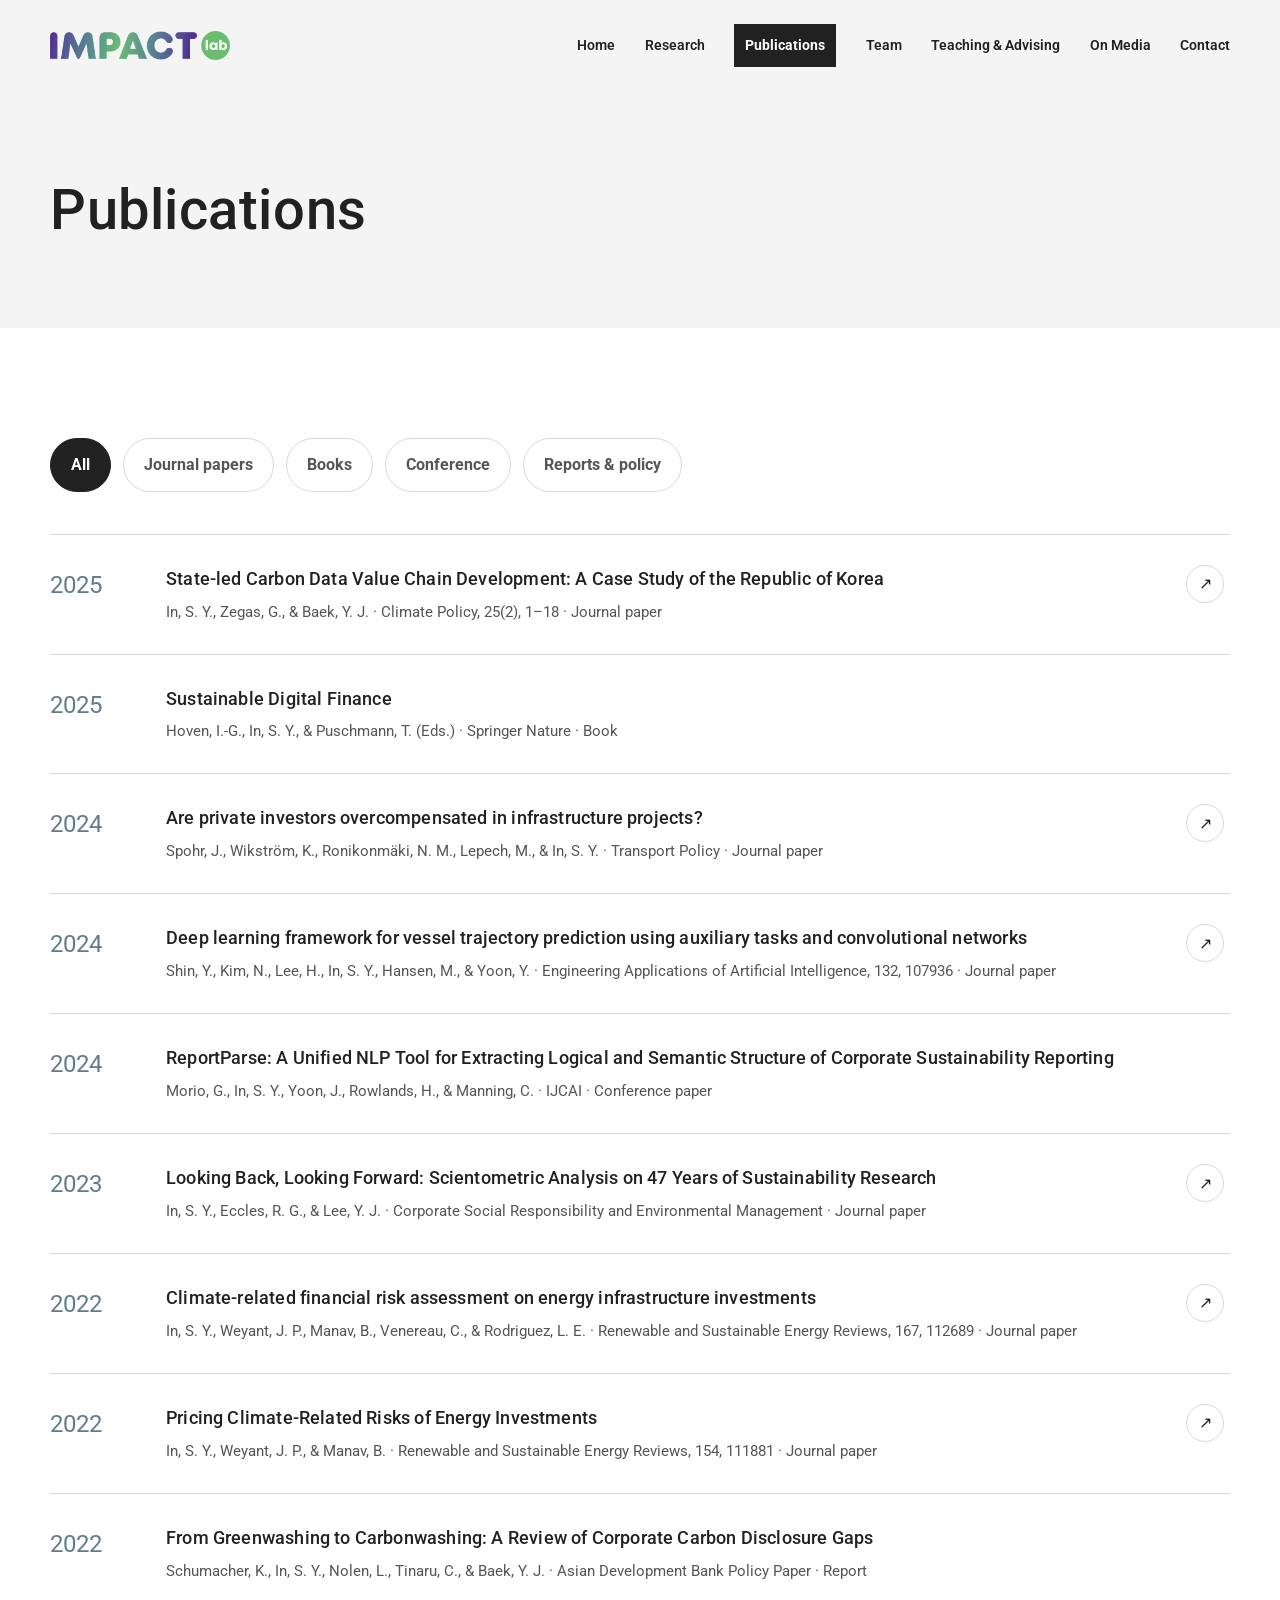
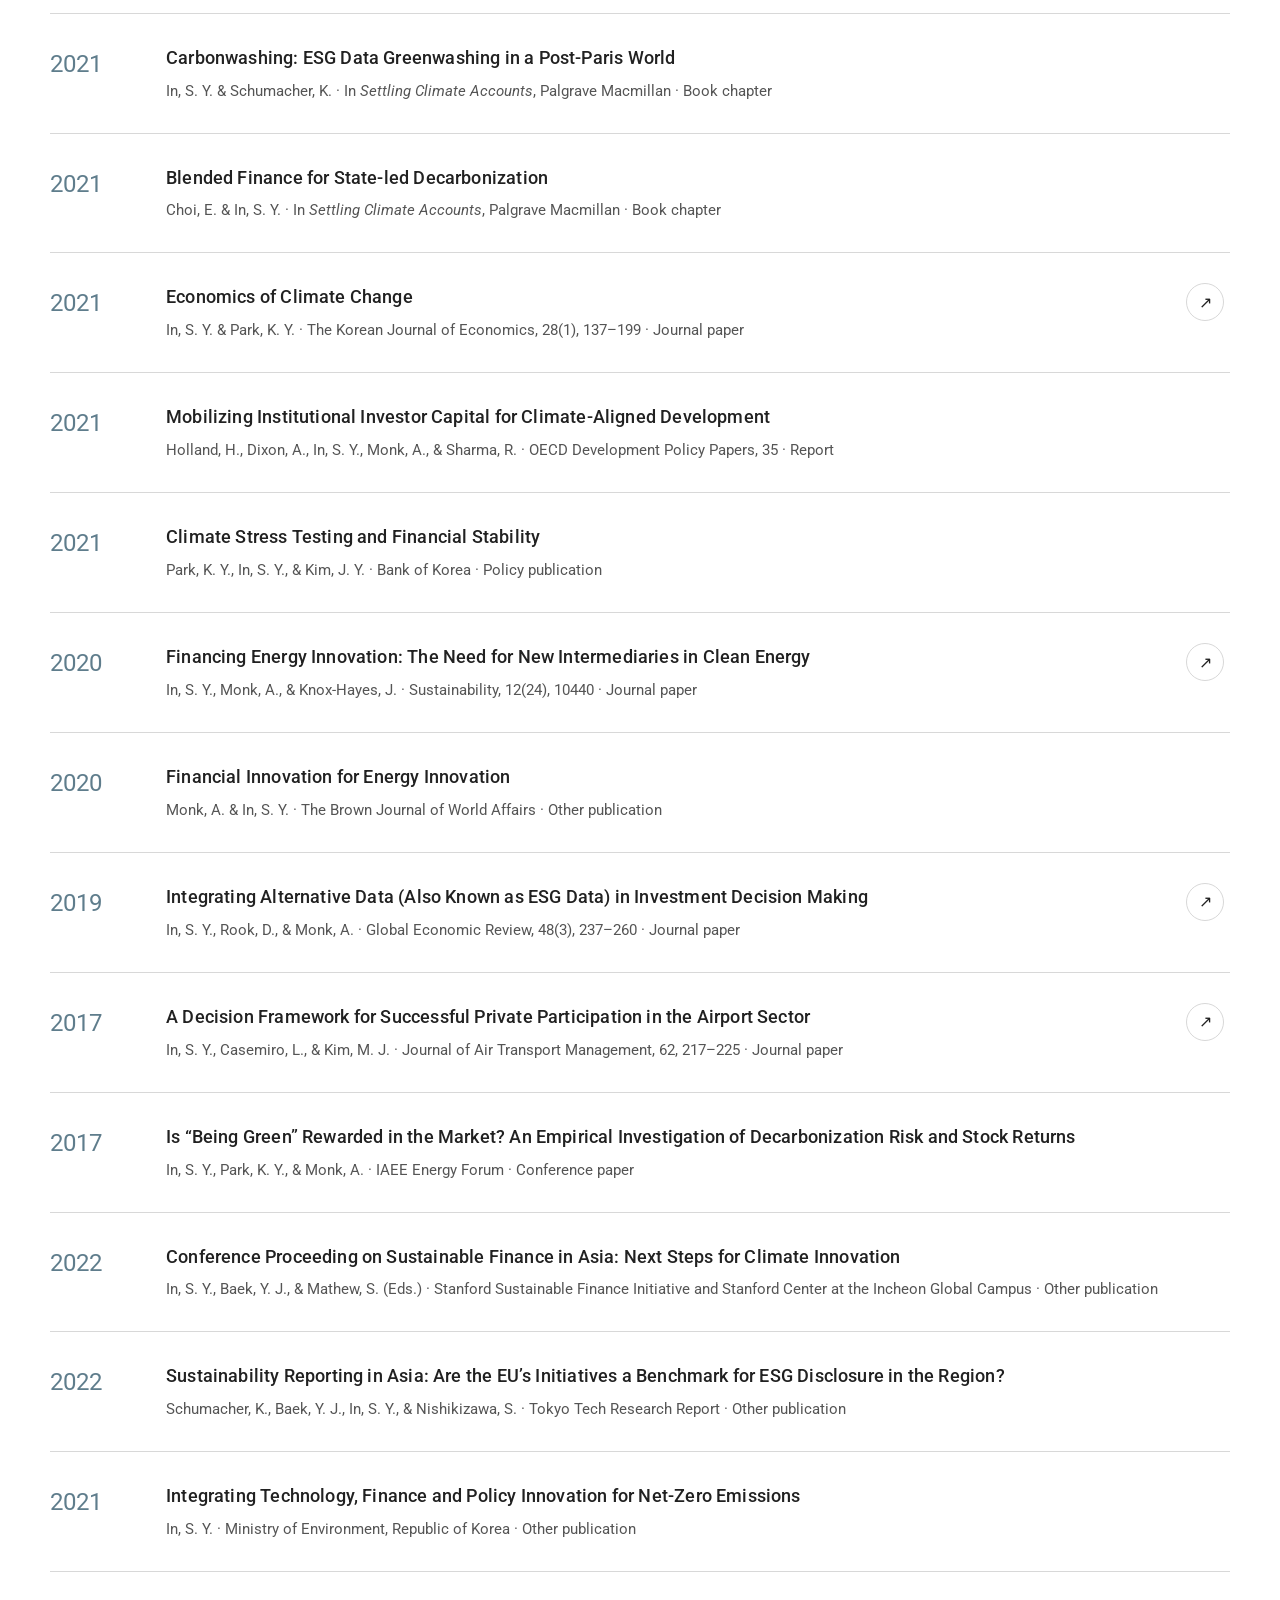
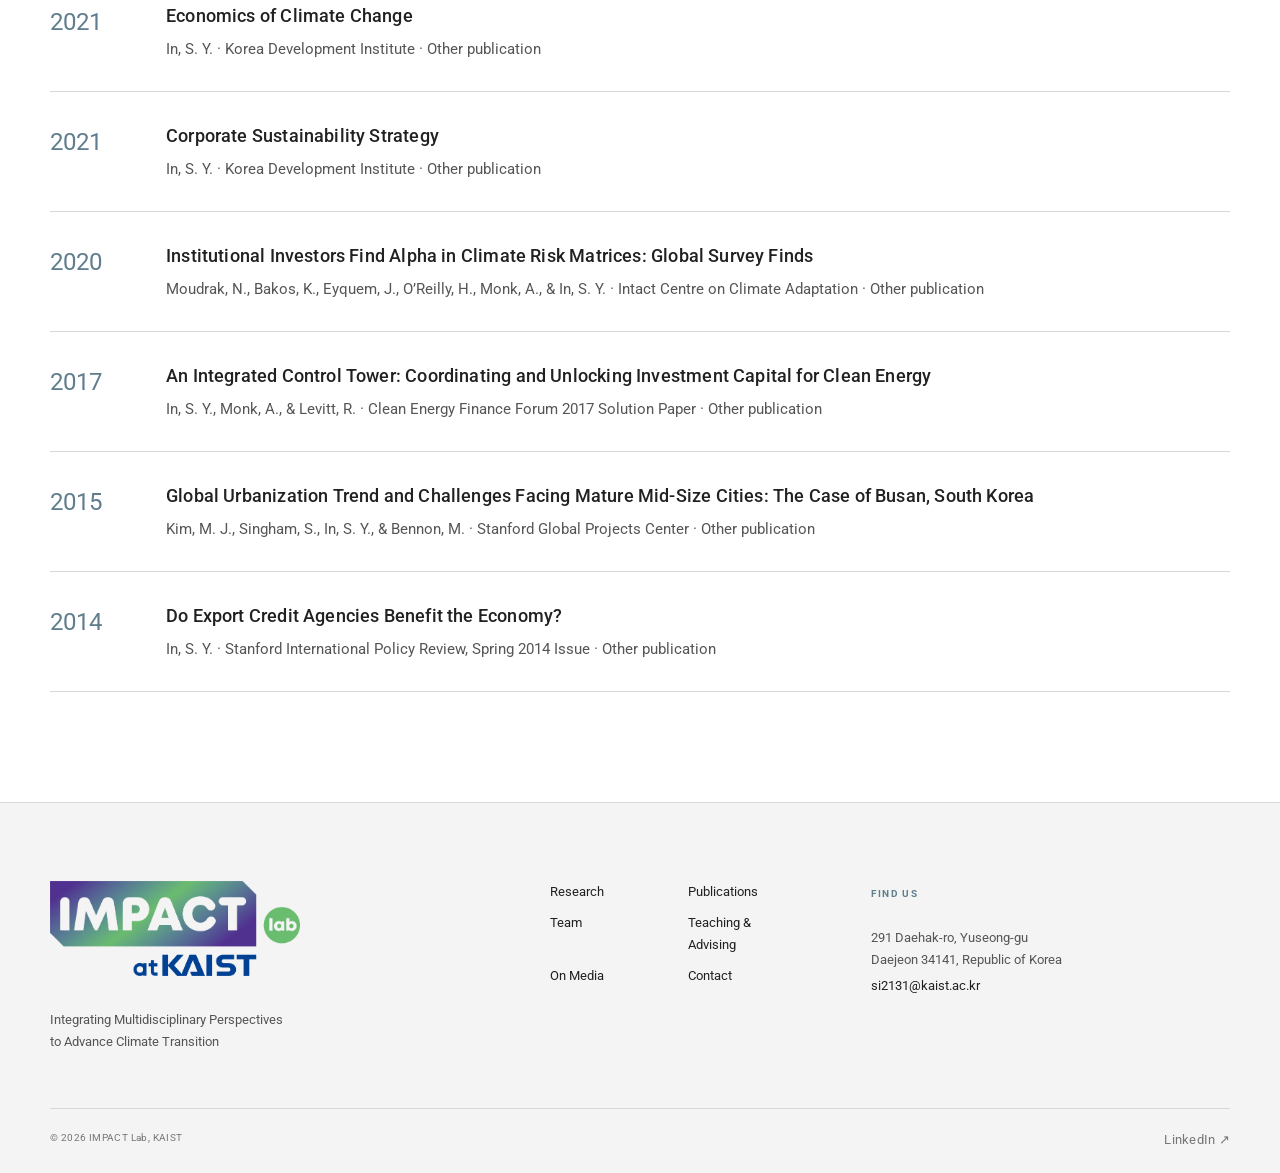
<file: publications.html>
<!doctype html>
<html lang="en">
<head>
  <meta charset="utf-8">
  <meta name="viewport" content="width=1180">
  <meta name="description" content="Journal papers, books, conference papers, and reports from IMPACT Lab at KAIST.">
  <meta name="theme-color" content="#f4f4f4">
  <meta name="color-scheme" content="light">
  <meta name="supported-color-schemes" content="light">
  <title>Publications | IMPACT Lab</title>
  <link rel="icon" href="assets/favicon-impact.svg" type="image/svg+xml">
  <link rel="stylesheet" href="assets/css/style.css?v=20260831-samsung-light-v4">
  <script src="assets/js/site.js?v=20260903-fresh-navigation-v1" defer></script>
</head>
<body>
  <div data-site-header></div>
  <main id="main-content">
    <section class="page-hero page-hero-simple">
      <div class="container">
        <div><h1>Publications</h1></div>
      </div>
    </section>

    <section class="section">
      <div class="container">
        <div class="filter-bar" aria-label="Filter publications" data-reveal>
          <button class="filter-button active" type="button" data-filter="all">All</button>
          <button class="filter-button" type="button" data-filter="journal">Journal papers</button>
          <button class="filter-button" type="button" data-filter="book">Books</button>
          <button class="filter-button" type="button" data-filter="conference">Conference</button>
          <button class="filter-button" type="button" data-filter="report">Reports &amp; policy</button>
        </div>
        <div class="publication-list">
          <article class="publication-item" data-pub-type="journal">
            <time>2025</time><div><h3>State-led Carbon Data Value Chain Development: A Case Study of the Republic of Korea</h3><p>In, S. Y., Zegas, G., &amp; Baek, Y. J. · Climate Policy, 25(2), 1–18 · Journal paper</p></div><a href="https://doi.org/10.1080/14693062.2024.2371385" target="_blank" rel="noreferrer" aria-label="Open publication">↗</a>
          </article>
          <article class="publication-item" data-pub-type="book">
            <time>2025</time><div><h3>Sustainable Digital Finance</h3><p>Hoven, I.-G., In, S. Y., &amp; Puschmann, T. (Eds.) · Springer Nature · Book</p></div><span></span>
          </article>
          <article class="publication-item" data-pub-type="journal">
            <time>2024</time><div><h3>Are private investors overcompensated in infrastructure projects?</h3><p>Spohr, J., Wikström, K., Ronikonmäki, N. M., Lepech, M., &amp; In, S. Y. · Transport Policy · Journal paper</p></div><a href="https://doi.org/10.1016/j.tranpol.2024.04.009" target="_blank" rel="noreferrer" aria-label="Open publication">↗</a>
          </article>
          <article class="publication-item" data-pub-type="journal">
            <time>2024</time><div><h3>Deep learning framework for vessel trajectory prediction using auxiliary tasks and convolutional networks</h3><p>Shin, Y., Kim, N., Lee, H., In, S. Y., Hansen, M., &amp; Yoon, Y. · Engineering Applications of Artificial Intelligence, 132, 107936 · Journal paper</p></div><a href="https://doi.org/10.1016/j.engappai.2024.107936" target="_blank" rel="noreferrer" aria-label="Open publication">↗</a>
          </article>
          <article class="publication-item" data-pub-type="conference">
            <time>2024</time><div><h3>ReportParse: A Unified NLP Tool for Extracting Logical and Semantic Structure of Corporate Sustainability Reporting</h3><p>Morio, G., In, S. Y., Yoon, J., Rowlands, H., &amp; Manning, C. · IJCAI · Conference paper</p></div><span></span>
          </article>
          <article class="publication-item" data-pub-type="journal">
            <time>2023</time><div><h3>Looking Back, Looking Forward: Scientometric Analysis on 47 Years of Sustainability Research</h3><p>In, S. Y., Eccles, R. G., &amp; Lee, Y. J. · Corporate Social Responsibility and Environmental Management · Journal paper</p></div><a href="https://doi.org/10.1002/csr.2679" target="_blank" rel="noreferrer" aria-label="Open publication">↗</a>
          </article>
          <article class="publication-item" data-pub-type="journal">
            <time>2022</time><div><h3>Climate-related financial risk assessment on energy infrastructure investments</h3><p>In, S. Y., Weyant, J. P., Manav, B., Venereau, C., &amp; Rodriguez, L. E. · Renewable and Sustainable Energy Reviews, 167, 112689 · Journal paper</p></div><a href="https://doi.org/10.1016/j.rser.2022.112689" target="_blank" rel="noreferrer" aria-label="Open publication">↗</a>
          </article>
          <article class="publication-item" data-pub-type="journal">
            <time>2022</time><div><h3>Pricing Climate-Related Risks of Energy Investments</h3><p>In, S. Y., Weyant, J. P., &amp; Manav, B. · Renewable and Sustainable Energy Reviews, 154, 111881 · Journal paper</p></div><a href="https://doi.org/10.1016/j.rser.2021.111881" target="_blank" rel="noreferrer" aria-label="Open publication">↗</a>
          </article>
          <article class="publication-item" data-pub-type="report">
            <time>2022</time><div><h3>From Greenwashing to Carbonwashing: A Review of Corporate Carbon Disclosure Gaps</h3><p>Schumacher, K., In, S. Y., Nolen, L., Tinaru, C., &amp; Baek, Y. J. · Asian Development Bank Policy Paper · Report</p></div><span></span>
          </article>
          <article class="publication-item" data-pub-type="book">
            <time>2021</time><div><h3>Carbonwashing: ESG Data Greenwashing in a Post-Paris World</h3><p>In, S. Y. &amp; Schumacher, K. · In <em>Settling Climate Accounts</em>, Palgrave Macmillan · Book chapter</p></div><span></span>
          </article>
          <article class="publication-item" data-pub-type="book">
            <time>2021</time><div><h3>Blended Finance for State-led Decarbonization</h3><p>Choi, E. &amp; In, S. Y. · In <em>Settling Climate Accounts</em>, Palgrave Macmillan · Book chapter</p></div><span></span>
          </article>
          <article class="publication-item" data-pub-type="journal">
            <time>2021</time><div><h3>Economics of Climate Change</h3><p>In, S. Y. &amp; Park, K. Y. · The Korean Journal of Economics, 28(1), 137–199 · Journal paper</p></div><a href="https://doi.org/10.46228/KJE.28.1.4" target="_blank" rel="noreferrer" aria-label="Open publication">↗</a>
          </article>
          <article class="publication-item" data-pub-type="report">
            <time>2021</time><div><h3>Mobilizing Institutional Investor Capital for Climate-Aligned Development</h3><p>Holland, H., Dixon, A., In, S. Y., Monk, A., &amp; Sharma, R. · OECD Development Policy Papers, 35 · Report</p></div><span></span>
          </article>
          <article class="publication-item" data-pub-type="report">
            <time>2021</time><div><h3>Climate Stress Testing and Financial Stability</h3><p>Park, K. Y., In, S. Y., &amp; Kim, J. Y. · Bank of Korea · Policy publication</p></div><span></span>
          </article>
          <article class="publication-item" data-pub-type="journal">
            <time>2020</time><div><h3>Financing Energy Innovation: The Need for New Intermediaries in Clean Energy</h3><p>In, S. Y., Monk, A., &amp; Knox-Hayes, J. · Sustainability, 12(24), 10440 · Journal paper</p></div><a href="https://doi.org/10.3390/su122410440" target="_blank" rel="noreferrer" aria-label="Open publication">↗</a>
          </article>
          <article class="publication-item" data-pub-type="report">
            <time>2020</time><div><h3>Financial Innovation for Energy Innovation</h3><p>Monk, A. &amp; In, S. Y. · The Brown Journal of World Affairs · Other publication</p></div><span></span>
          </article>
          <article class="publication-item" data-pub-type="journal">
            <time>2019</time><div><h3>Integrating Alternative Data (Also Known as ESG Data) in Investment Decision Making</h3><p>In, S. Y., Rook, D., &amp; Monk, A. · Global Economic Review, 48(3), 237–260 · Journal paper</p></div><a href="https://doi.org/10.1080/1226508X.2019.1643059" target="_blank" rel="noreferrer" aria-label="Open publication">↗</a>
          </article>
          <article class="publication-item" data-pub-type="journal">
            <time>2017</time><div><h3>A Decision Framework for Successful Private Participation in the Airport Sector</h3><p>In, S. Y., Casemiro, L., &amp; Kim, M. J. · Journal of Air Transport Management, 62, 217–225 · Journal paper</p></div><a href="https://doi.org/10.1016/j.jairtraman.2017.05.001" target="_blank" rel="noreferrer" aria-label="Open publication">↗</a>
          </article>
          <article class="publication-item" data-pub-type="conference">
            <time>2017</time><div><h3>Is “Being Green” Rewarded in the Market? An Empirical Investigation of Decarbonization Risk and Stock Returns</h3><p>In, S. Y., Park, K. Y., &amp; Monk, A. · IAEE Energy Forum · Conference paper</p></div><span></span>
          </article>
          <article class="publication-item" data-pub-type="report">
            <time>2022</time><div><h3>Conference Proceeding on Sustainable Finance in Asia: Next Steps for Climate Innovation</h3><p>In, S. Y., Baek, Y. J., &amp; Mathew, S. (Eds.) · Stanford Sustainable Finance Initiative and Stanford Center at the Incheon Global Campus · Other publication</p></div><span></span>
          </article>
          <article class="publication-item" data-pub-type="report">
            <time>2022</time><div><h3>Sustainability Reporting in Asia: Are the EU’s Initiatives a Benchmark for ESG Disclosure in the Region?</h3><p>Schumacher, K., Baek, Y. J., In, S. Y., &amp; Nishikizawa, S. · Tokyo Tech Research Report · Other publication</p></div><span></span>
          </article>
          <article class="publication-item" data-pub-type="report">
            <time>2021</time><div><h3>Integrating Technology, Finance and Policy Innovation for Net-Zero Emissions</h3><p>In, S. Y. · Ministry of Environment, Republic of Korea · Other publication</p></div><span></span>
          </article>
          <article class="publication-item" data-pub-type="report">
            <time>2021</time><div><h3>Economics of Climate Change</h3><p>In, S. Y. · Korea Development Institute · Other publication</p></div><span></span>
          </article>
          <article class="publication-item" data-pub-type="report">
            <time>2021</time><div><h3>Corporate Sustainability Strategy</h3><p>In, S. Y. · Korea Development Institute · Other publication</p></div><span></span>
          </article>
          <article class="publication-item" data-pub-type="report">
            <time>2020</time><div><h3>Institutional Investors Find Alpha in Climate Risk Matrices: Global Survey Finds</h3><p>Moudrak, N., Bakos, K., Eyquem, J., O’Reilly, H., Monk, A., &amp; In, S. Y. · Intact Centre on Climate Adaptation · Other publication</p></div><span></span>
          </article>
          <article class="publication-item" data-pub-type="report">
            <time>2017</time><div><h3>An Integrated Control Tower: Coordinating and Unlocking Investment Capital for Clean Energy</h3><p>In, S. Y., Monk, A., &amp; Levitt, R. · Clean Energy Finance Forum 2017 Solution Paper · Other publication</p></div><span></span>
          </article>
          <article class="publication-item" data-pub-type="report">
            <time>2015</time><div><h3>Global Urbanization Trend and Challenges Facing Mature Mid-Size Cities: The Case of Busan, South Korea</h3><p>Kim, M. J., Singham, S., In, S. Y., &amp; Bennon, M. · Stanford Global Projects Center · Other publication</p></div><span></span>
          </article>
          <article class="publication-item" data-pub-type="report">
            <time>2014</time><div><h3>Do Export Credit Agencies Benefit the Economy?</h3><p>In, S. Y. · Stanford International Policy Review, Spring 2014 Issue · Other publication</p></div><span></span>
          </article>
        </div>
      </div>
    </section>
  </main>
  <div data-site-footer></div>
</body>
</html>
</file>
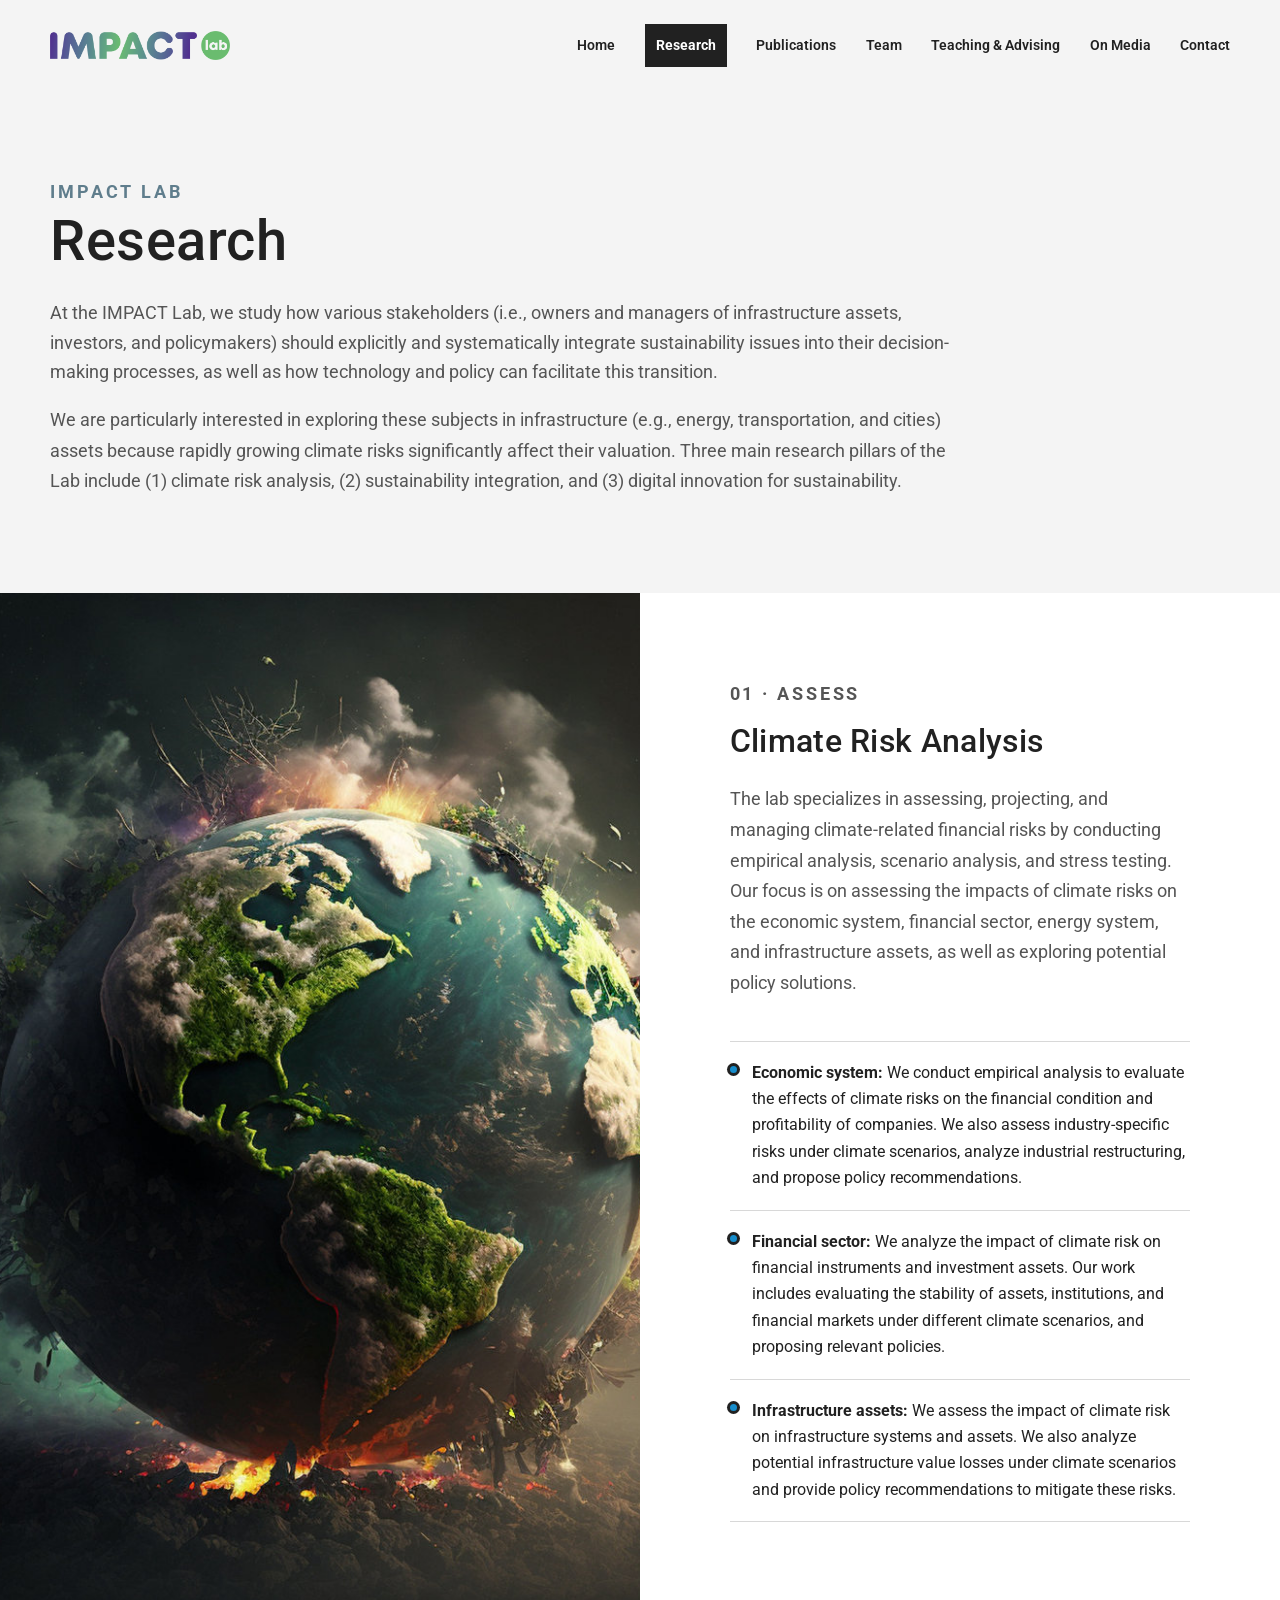
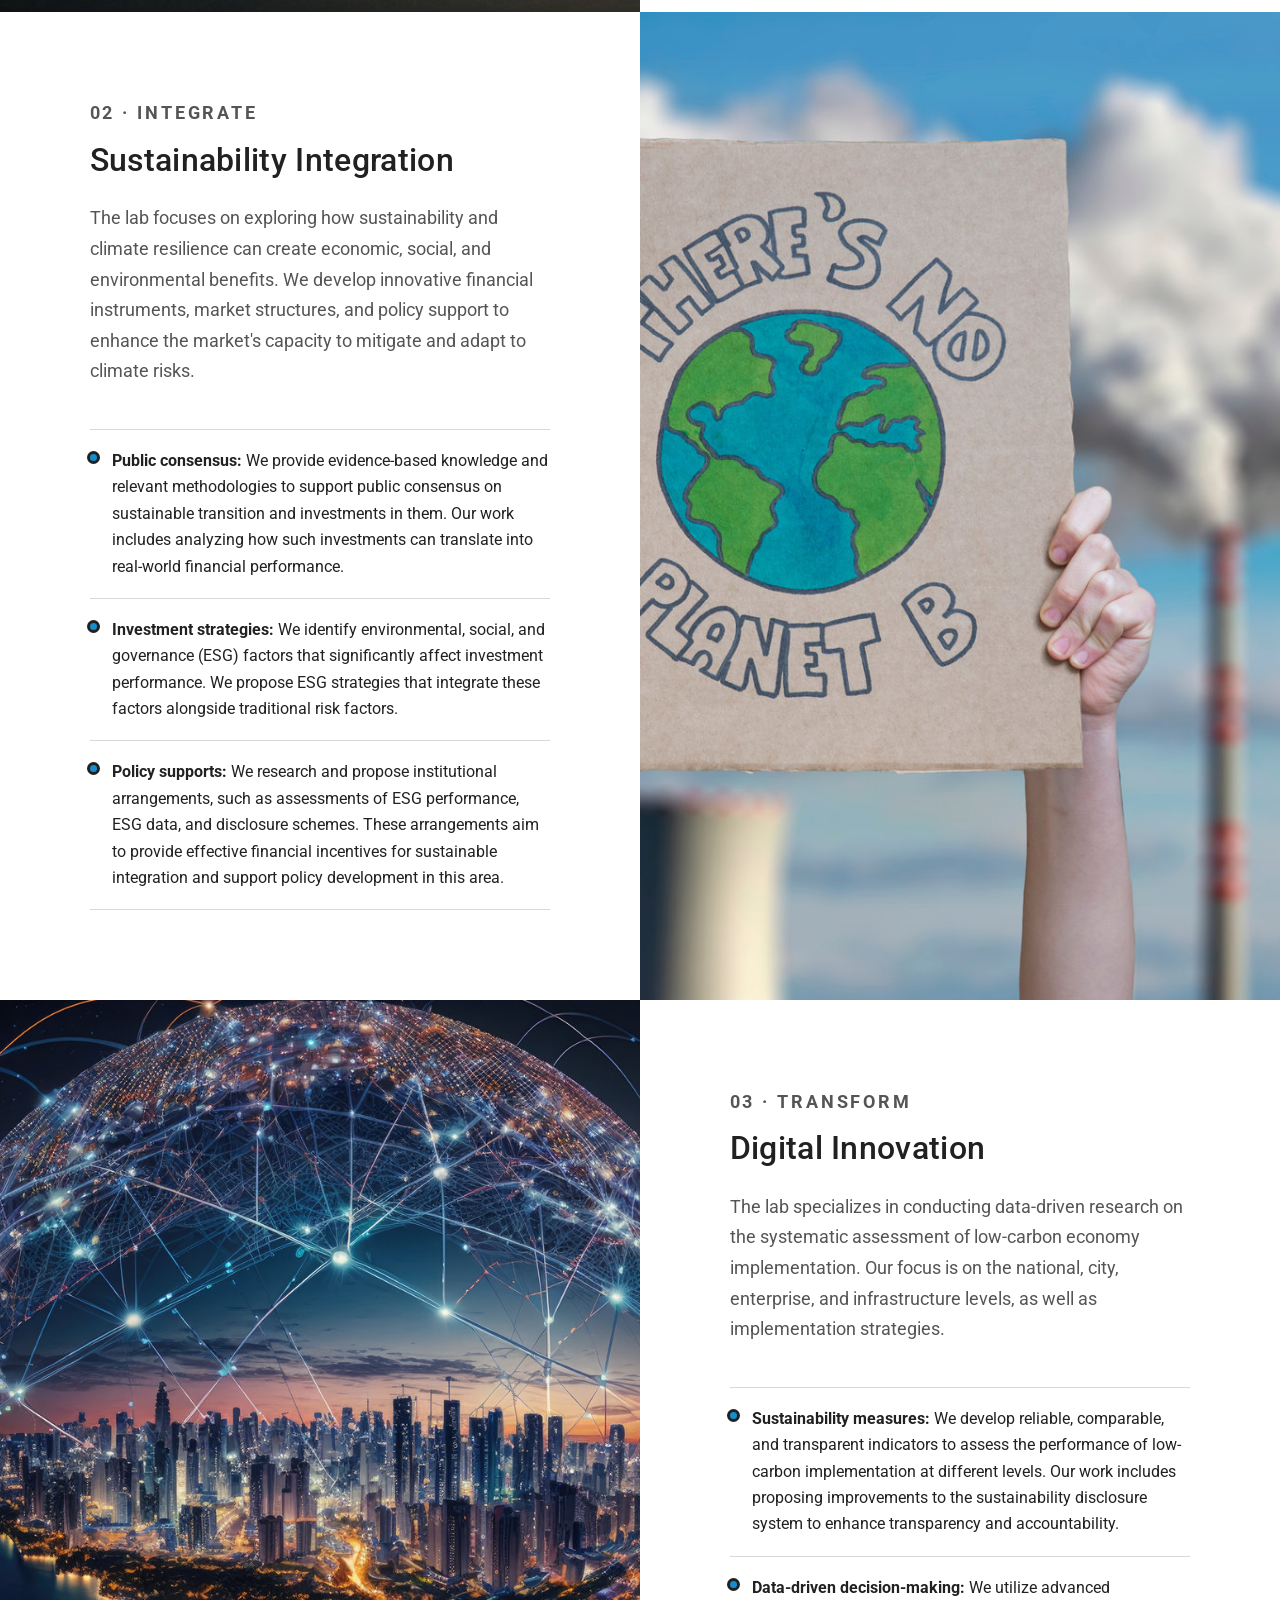
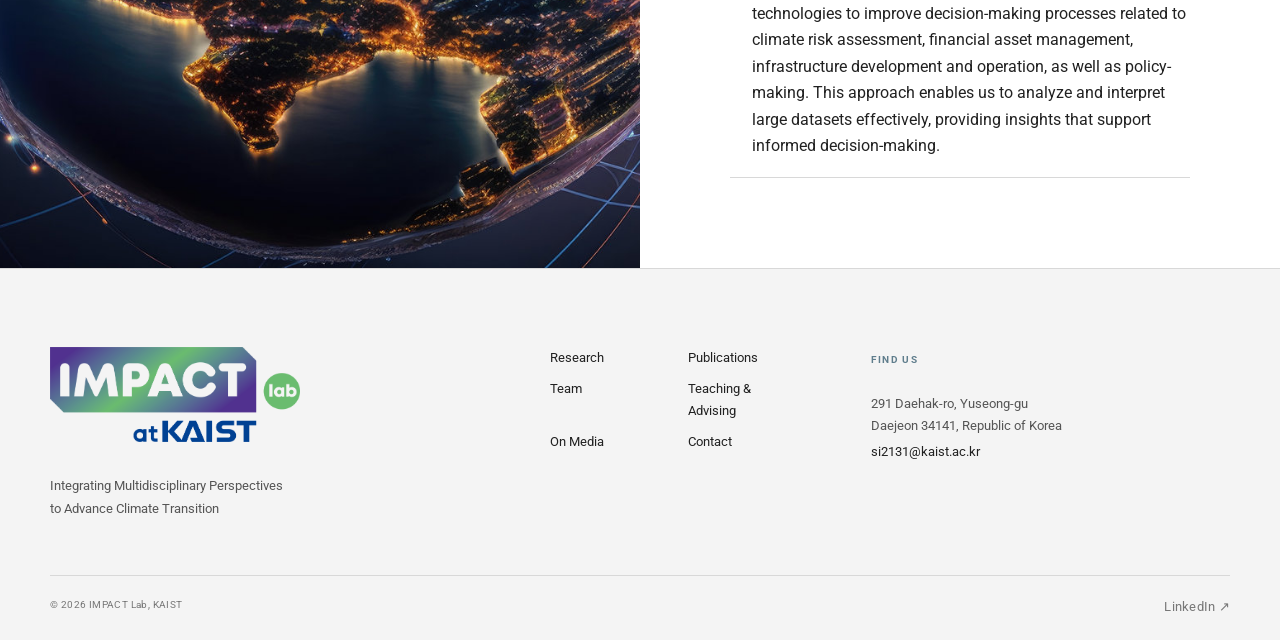
<file: research.html>
<!doctype html>
<html lang="en">
<head>
  <meta charset="utf-8">
  <meta name="viewport" content="width=1180">
  <meta name="description" content="IMPACT Lab research in climate risk, sustainability integration, and digital innovation.">
  <meta name="theme-color" content="#f4f4f4">
  <meta name="color-scheme" content="light">
  <meta name="supported-color-schemes" content="light">
  <title>Research | IMPACT Lab</title>
  <link rel="icon" href="assets/favicon-impact.svg" type="image/svg+xml">
  <link rel="stylesheet" href="assets/css/style.css?v=20260831-samsung-light-v4">
  <script src="assets/js/site.js?v=20260903-fresh-navigation-v1" defer></script>
</head>
<body>
  <div data-site-header></div>
  <main id="main-content">
    <section class="page-hero page-hero-dark page-hero-simple research-overview">
      <div class="container">
        <div data-reveal>
          <p class="eyebrow">IMPACT Lab</p>
          <h1>Research</h1>
          <p class="lead">At the IMPACT Lab, we study how various stakeholders (i.e., owners and managers of infrastructure assets, investors, and policymakers) should explicitly and systematically integrate sustainability issues into their decision-making processes, as well as how technology and policy can facilitate this transition.</p>
          <p>We are particularly interested in exploring these subjects in infrastructure (e.g., energy, transportation, and cities) assets because rapidly growing climate risks significantly affect their valuation. Three main research pillars of the Lab include (1) climate risk analysis, (2) sustainability integration, and (3) digital innovation for sustainability.</p>
        </div>
      </div>
    </section>

    <section aria-label="Research areas">
      <article class="research-detail" id="climate-risk">
        <div class="research-detail-image"><img src="assets/images/research-climate.jpg" alt="Earth affected by climate change" loading="lazy"></div>
        <div class="research-detail-copy" data-reveal>
          <p class="eyebrow">01 · Assess</p>
          <h2>Climate Risk Analysis</h2>
          <p>The lab specializes in assessing, projecting, and managing climate-related financial risks by conducting empirical analysis, scenario analysis, and stress testing. Our focus is on assessing the impacts of climate risks on the economic system, financial sector, energy system, and infrastructure assets, as well as exploring potential policy solutions.</p>
          <ul class="topic-list">
            <li><strong>Economic system:</strong> We conduct empirical analysis to evaluate the effects of climate risks on the financial condition and profitability of companies. We also assess industry-specific risks under climate scenarios, analyze industrial restructuring, and propose policy recommendations.</li>
            <li><strong>Financial sector:</strong> We analyze the impact of climate risk on financial instruments and investment assets. Our work includes evaluating the stability of assets, institutions, and financial markets under different climate scenarios, and proposing relevant policies.</li>
            <li><strong>Infrastructure assets:</strong> We assess the impact of climate risk on infrastructure systems and assets. We also analyze potential infrastructure value losses under climate scenarios and provide policy recommendations to mitigate these risks.</li>
          </ul>
        </div>
      </article>
      <article class="research-detail" id="sustainability">
        <div class="research-detail-image"><img src="assets/images/research-integration.jpg" alt="Public climate action in an industrial setting" loading="lazy"></div>
        <div class="research-detail-copy" data-reveal>
          <p class="eyebrow">02 · Integrate</p>
          <h2>Sustainability Integration</h2>
          <p>The lab focuses on exploring how sustainability and climate resilience can create economic, social, and environmental benefits. We develop innovative financial instruments, market structures, and policy support to enhance the market's capacity to mitigate and adapt to climate risks.</p>
          <ul class="topic-list">
            <li><strong>Public consensus:</strong> We provide evidence-based knowledge and relevant methodologies to support public consensus on sustainable transition and investments in them. Our work includes analyzing how such investments can translate into real-world financial performance.</li>
            <li><strong>Investment strategies:</strong> We identify environmental, social, and governance (ESG) factors that significantly affect investment performance. We propose ESG strategies that integrate these factors alongside traditional risk factors.</li>
            <li><strong>Policy supports:</strong> We research and propose institutional arrangements, such as assessments of ESG performance, ESG data, and disclosure schemes. These arrangements aim to provide effective financial incentives for sustainable integration and support policy development in this area.</li>
          </ul>
        </div>
      </article>
      <article class="research-detail" id="digital">
        <div class="research-detail-image"><img src="assets/images/research-digital.jpg" alt="A connected city representing digital innovation" loading="lazy"></div>
        <div class="research-detail-copy" data-reveal>
          <p class="eyebrow">03 · Transform</p>
          <h2>Digital Innovation</h2>
          <p>The lab specializes in conducting data-driven research on the systematic assessment of low-carbon economy implementation. Our focus is on the national, city, enterprise, and infrastructure levels, as well as implementation strategies.</p>
          <ul class="topic-list">
            <li><strong>Sustainability measures:</strong> We develop reliable, comparable, and transparent indicators to assess the performance of low-carbon implementation at different levels. Our work includes proposing improvements to the sustainability disclosure system to enhance transparency and accountability.</li>
            <li><strong>Data-driven decision-making:</strong> We utilize advanced technologies to improve decision-making processes related to climate risk assessment, financial asset management, infrastructure development and operation, as well as policy-making. This approach enables us to analyze and interpret large datasets effectively, providing insights that support informed decision-making.</li>
          </ul>
        </div>
      </article>
    </section>

  </main>
  <div data-site-footer></div>
</body>
</html>
</file>
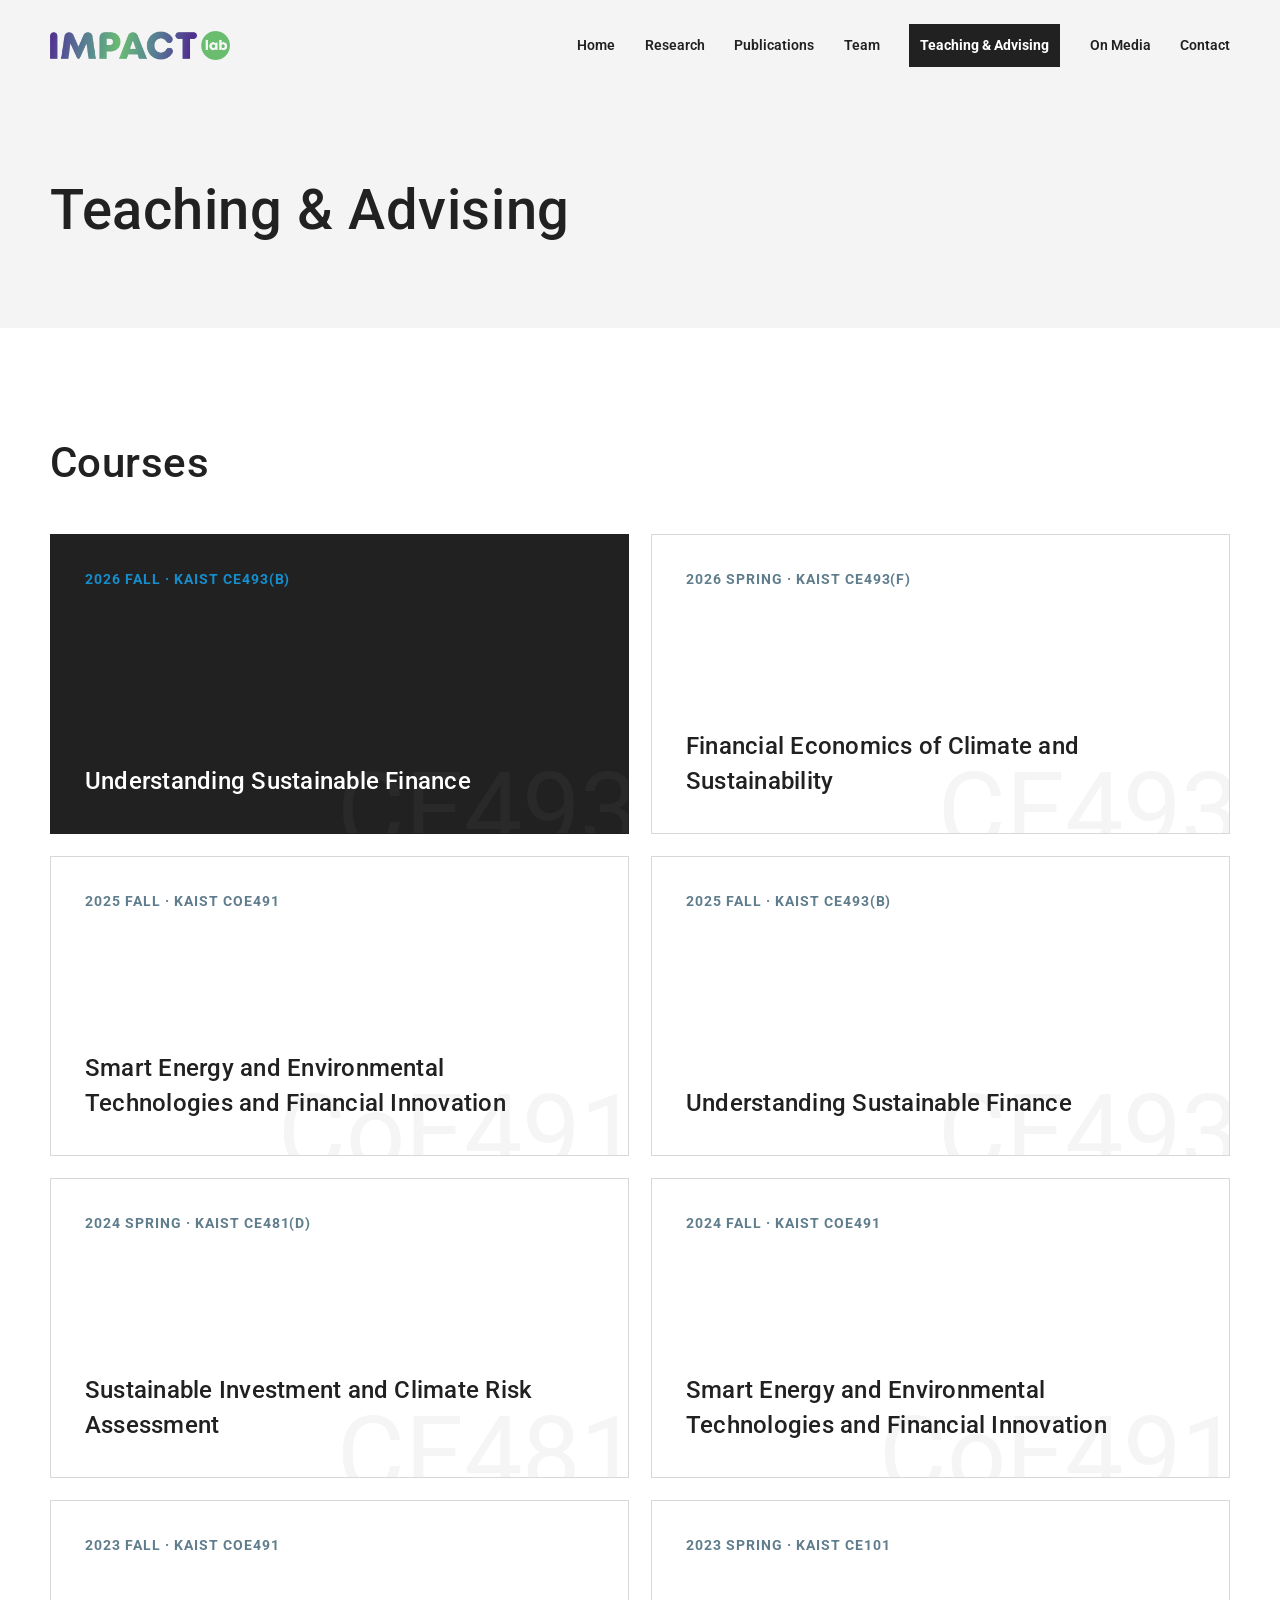
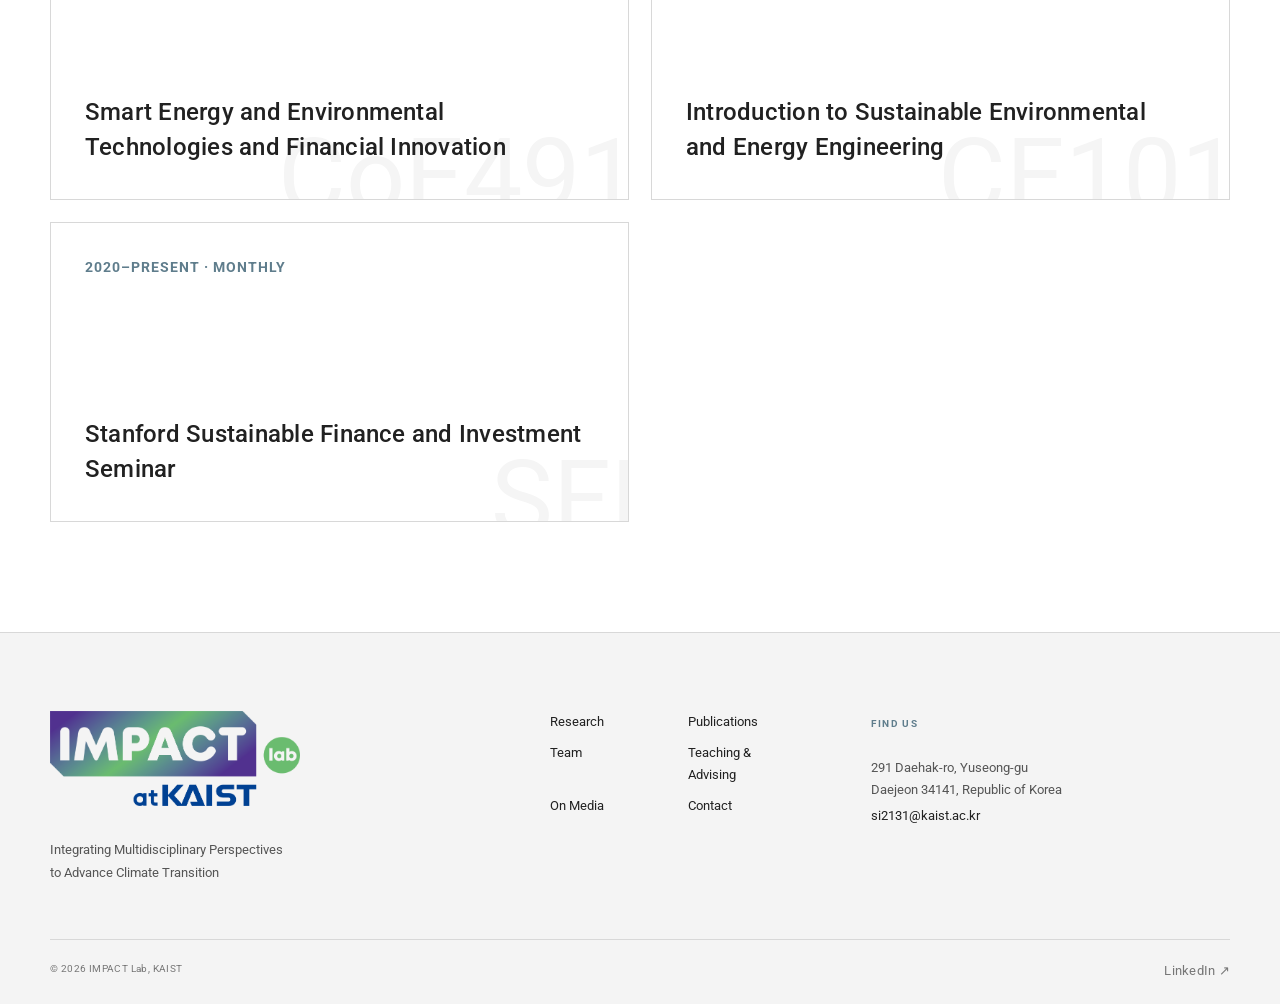
<file: teaching.html>
<!doctype html>
<html lang="en">
<head>
  <meta charset="utf-8">
  <meta name="viewport" content="width=1180">
  <meta name="description" content="Courses and advising from IMPACT Lab at KAIST.">
  <meta name="theme-color" content="#f4f4f4">
  <meta name="color-scheme" content="light">
  <meta name="supported-color-schemes" content="light">
  <title>Teaching &amp; Advising | IMPACT Lab</title>
  <link rel="icon" href="assets/favicon-impact.svg" type="image/svg+xml">
  <link rel="stylesheet" href="assets/css/style.css?v=20260831-samsung-light-v4">
  <script src="assets/js/site.js?v=20260903-fresh-navigation-v1" defer></script>
</head>
<body>
  <div data-site-header></div>
  <main id="main-content">
    <section class="page-hero page-hero-dark page-hero-simple teaching-hero">
      <div class="container">
        <div><h1>Teaching &amp; Advising</h1></div>
      </div>
    </section>

    <section class="section">
      <div class="container">
        <div class="section-heading" data-reveal>
          <div><h2>Courses</h2></div>
        </div>
        <div class="course-grid">
          <article class="course-card featured" data-code="CE493" data-reveal><span class="course-term">2026 Fall · KAIST CE493(B)</span><h3>Understanding Sustainable Finance</h3></article>
          <article class="course-card" data-code="CE493" data-reveal><span class="course-term">2026 Spring · KAIST CE493(F)</span><h3>Financial Economics of Climate and Sustainability</h3></article>
          <article class="course-card" data-code="CoE491" data-reveal><span class="course-term">2025 Fall · KAIST CoE491</span><h3>Smart Energy and Environmental Technologies and Financial Innovation</h3></article>
          <article class="course-card" data-code="CE493" data-reveal><span class="course-term">2025 Fall · KAIST CE493(B)</span><h3>Understanding Sustainable Finance</h3></article>
          <article class="course-card" data-code="CE481" data-reveal><span class="course-term">2024 Spring · KAIST CE481(D)</span><h3>Sustainable Investment and Climate Risk Assessment</h3></article>
          <article class="course-card" data-code="CoE491" data-reveal><span class="course-term">2024 Fall · KAIST CoE491</span><h3>Smart Energy and Environmental Technologies and Financial Innovation</h3></article>
          <article class="course-card" data-code="CoE491" data-reveal><span class="course-term">2023 Fall · KAIST CoE491</span><h3>Smart Energy and Environmental Technologies and Financial Innovation</h3></article>
          <article class="course-card" data-code="CE101" data-reveal><span class="course-term">2023 Spring · KAIST CE101</span><h3>Introduction to Sustainable Environmental and Energy Engineering</h3></article>
          <article class="course-card" data-code="SFI" data-reveal><span class="course-term">2020–Present · Monthly</span><h3>Stanford Sustainable Finance and Investment Seminar</h3></article>
        </div>
      </div>
    </section>

  </main>
  <div data-site-footer></div>
</body>
</html>
</file>
<file: assets/css/style.css>
@import url("https://fonts.googleapis.com/css2?family=Roboto:wght@400;500;700&display=swap");

:root {
  color-scheme: only light;
  --ink: #212121;
  --muted: #555555;
  --forest: #212121;
  --forest-2: #5f7d8c;
  --lime: #168dcc;
  --mint: #dbe6eb;
  --sand: #f4f4f4;
  --cream: #ffffff;
  --white: #fff;
  --line: #d8d8d8;
  --orange: #168dcc;
  --serif: "Roboto", "Noto Sans KR", Arial, sans-serif;
  --sans: "Roboto", "Noto Sans KR", Arial, sans-serif;
  --container: min(1180px, calc(100% - 48px));
  --shadow: 0 24px 70px rgba(0, 0, 0, .10);
}

*, *::before, *::after { box-sizing: border-box; color-scheme: only light; }
html { scroll-behavior: smooth; background: var(--cream); }
body { margin: 0; color: var(--ink); background: var(--cream); font-family: var(--sans); font-size: 16px; line-height: 1.7; -webkit-font-smoothing: antialiased; }
body.nav-open { overflow: hidden; }
img { display: block; max-width: 100%; }
a { color: inherit; text-decoration: none; }
button, input, textarea, select { font: inherit; }
button { color: inherit; }
.sr-only { position: absolute; width: 1px; height: 1px; padding: 0; margin: -1px; overflow: hidden; clip: rect(0,0,0,0); white-space: nowrap; border: 0; }
.skip-link { position: fixed; top: 8px; left: 8px; z-index: 999; transform: translateY(-150%); padding: 9px 14px; background: var(--lime); color: var(--forest); border-radius: 5px; font-weight: 700; }
.skip-link:focus { transform: translateY(0); }

.site-header { position: fixed; inset: 0 0 auto; z-index: 100; height: 92px; color: var(--ink); background: rgba(244,244,244,.96); border-bottom: 1px solid transparent; transition: height .25s, background .25s, box-shadow .25s; backdrop-filter: blur(16px); }
.site-header.scrolled { height: 76px; border-bottom-color: rgba(33,33,33,.12); box-shadow: 0 8px 22px rgba(0,0,0,.05); }
.nav-shell { width: var(--container); height: 100%; margin: auto; display: flex; align-items: center; justify-content: space-between; gap: 32px; }
.header-brand { flex: none; display: flex; align-items: center; }
.header-logo { display: block; width: 180px; height: auto; }
.brand { display: inline-flex; align-items: center; gap: 12px; flex: none; }
.brand-logo { display: block; width: clamp(174px, 15vw, 218px); height: auto; }
.brand-mark { width: 40px; height: 40px; display: flex; align-items: flex-end; gap: 3px; padding: 9px; background: var(--forest); border-radius: 2px; transform: none; }
.brand-mark i { display: block; width: 5px; background: var(--lime); border-radius: 5px; }
.brand-mark i:nth-child(1) { height: 12px; }
.brand-mark i:nth-child(2) { height: 20px; }
.brand-mark i:nth-child(3) { height: 16px; }
.brand-copy { display: grid; line-height: 1; letter-spacing: .02em; }
.brand-copy strong { font-family: var(--serif); font-size: 17px; font-weight: 600; letter-spacing: .03em; }
.brand-copy small { margin-top: 6px; color: var(--muted); font-size: 10px; font-weight: 700; letter-spacing: .23em; }
.primary-nav { flex: none; display: flex; align-items: center; gap: clamp(20px, 2.3vw, 36px); }
.primary-nav a { position: relative; padding: 10px 0; color: var(--ink); font-size: 14px; font-weight: 600; }
.primary-nav a::after { content: ""; position: absolute; left: 0; right: 100%; bottom: 3px; height: 2px; background: var(--forest); transition: right .25s; }
.primary-nav a:hover::after, .primary-nav a.active::after { right: 0; }
.primary-nav a.active { padding-inline: 11px; color: var(--white); background: var(--ink); font-weight: 700; }
.primary-nav a.active::after { display: none; }
.menu-toggle { display: none; width: 44px; height: 44px; border: 0; background: none; align-items: center; justify-content: center; flex-direction: column; gap: 5px; }
.menu-toggle span { width: 23px; height: 2px; background: var(--ink); transition: .25s; }

main { overflow: hidden; }
.container { width: var(--container); margin-inline: auto; }
.section { padding: 110px 0; }
.section-sm { padding: 78px 0; }
.section-dark { color: var(--white); background: var(--forest); }
.section-sand { background: var(--sand); }
.section-mint { background: #edf2f4; }
.eyebrow { display: block; margin: 0 0 17px; color: var(--forest-2); font-size: 12px; font-weight: 700; letter-spacing: .16em; line-height: 1.3; text-transform: uppercase; }
.section-dark .eyebrow { color: var(--lime); }
h1, h2, h3, p { margin-top: 0; }
h1, h2, h3, h4, h5, h6, .serif { font-family: var(--serif); font-weight: 500; letter-spacing: .01em; }
h1, h2 { text-transform: none; }
h1 { font-size: clamp(42px, 5vw, 56px); line-height: 1.08; }
h2 { margin-bottom: 24px; font-size: clamp(32px, 3.5vw, 42px); line-height: 1.18; }
h3 { margin-bottom: 14px; font-size: 20px; line-height: 1.4; }
.lead { max-width: 760px; color: #40504b; font-size: clamp(18px, 2.2vw, 23px); line-height: 1.65; }
.section-dark .lead { color: rgba(255,255,255,.74); }
.muted { color: var(--muted); }
.kicker { color: var(--forest-2); font-weight: 700; }
.pill { display: inline-flex; align-items: center; padding: 7px 11px; border: 1px solid rgba(33,33,33,.2); border-radius: 99px; color: var(--ink); background: rgba(255,255,255,.72); font-size: 13px; font-weight: 700; letter-spacing: .02em; }
.tag-row { display: flex; flex-wrap: wrap; gap: 7px; }
.btn { display: inline-flex; align-items: center; justify-content: center; gap: 12px; min-height: 50px; padding: 12px 20px; border: 1px solid var(--forest); border-radius: 3px; background: var(--forest); color: var(--white); font-size: 13px; font-weight: 700; transition: transform .2s, background .2s, color .2s; }
.btn::after { content: "↗"; font-size: 16px; }
.btn:hover { transform: translateY(-2px); background: var(--forest-2); }
.btn-light { border-color: var(--white); background: var(--white); color: var(--forest); }
.btn-light:hover { background: var(--lime); border-color: var(--lime); }
.text-link { display: inline-flex; align-items: center; gap: 8px; color: var(--forest); font-size: 13px; font-weight: 700; }
.text-link::after { content: "→"; transition: transform .2s; }
.text-link:hover::after { transform: translateX(4px); }

.home-hero { min-height: min(870px, 100vh); padding-top: 92px; display: grid; grid-template-columns: minmax(0, 1fr) minmax(420px, 1fr); background: var(--sand); color: var(--ink); }
.hero-copy { display: flex; align-items: center; }
.hero-copy-inner { width: min(590px, calc(100% - 72px)); margin-left: max(48px, calc((100vw - 1180px) / 2)); padding: 80px 0; }
.hero-copy .eyebrow { color: var(--forest-2); }
.hero-copy h1 span { display: block; color: var(--lime); }
.hero-copy .lead { max-width: 560px; margin: 30px 0 38px; color: #3d3d3d; font-size: clamp(17px, 1.7vw, 21px); }
.hero-actions { display: flex; align-items: center; gap: 24px; flex-wrap: wrap; }
.hero-actions .text-link { min-height: 56px; padding: 14px 4px; color: var(--ink); font-size: 15px; }
.hero-actions .btn-light { min-height: 56px; padding: 14px 25px; border-color: var(--ink); background: var(--ink); color: var(--white); font-size: 15px; }
.hero-actions .btn-light:hover { border-color: var(--forest-2); background: var(--forest-2); }
.hero-visual { position: relative; min-height: 620px; overflow: hidden; }
.hero-visual img { width: 100%; height: 100%; object-fit: cover; }
.hero-visual::after { content: ""; position: absolute; inset: 0; background: linear-gradient(90deg, rgba(33,33,33,.14), transparent 35%), linear-gradient(0deg, rgba(0,0,0,.24), transparent 40%); }
.hero-orbit { position: absolute; z-index: 3; left: -66px; bottom: 48px; width: 132px; aspect-ratio: 1; border: 1px solid rgba(214,240,75,.6); border-radius: 50%; }
.hero-orbit::before { content: ""; position: absolute; width: 14px; height: 14px; top: 14px; right: 10px; border-radius: 50%; background: var(--lime); box-shadow: 0 0 30px rgba(214,240,75,.6); }

.intro-grid { display: grid; grid-template-columns: 1.1fr .9fr; gap: clamp(50px, 9vw, 120px); align-items: start; }
.intro-copy .lead { margin-bottom: 30px; }
.impact-intro { max-width: 960px; }
.impact-intro .lead { max-width: 900px; }
.impact-heading { margin-bottom: 10px; font-size: 56px; letter-spacing: -.03em; }
.impact-expansion { max-width: 900px; margin: 0 0 34px; color: var(--muted); font-size: clamp(19px, 2vw, 24px); line-height: 1.55; }
.impact-expansion strong { color: var(--lime); font-weight: 700; }
.stats { display: grid; grid-template-columns: repeat(3, 1fr); margin-top: 50px; border-top: 1px solid var(--line); }
.stat { padding: 25px 20px 0 0; }
.stat strong { display: block; color: var(--forest); font-family: var(--serif); font-size: 36px; font-weight: 400; line-height: 1; }
.stat span { display: block; margin-top: 8px; color: var(--muted); font-size: 11px; font-weight: 700; letter-spacing: .08em; text-transform: uppercase; }
.news-panel { padding: 32px; border: 1px solid var(--line); border-top: 4px solid var(--lime); background: #f7f7f7; box-shadow: none; }
.panel-title { display: flex; align-items: center; justify-content: space-between; margin-bottom: 10px; }
.panel-title h3 { margin: 0; font-family: var(--serif); font-size: 27px; font-weight: 400; }
.news-item { display: grid; grid-template-columns: 78px 1fr; gap: 18px; padding: 21px 0; border-bottom: 1px solid var(--line); }
.news-item:last-of-type { border-bottom: 0; }
.news-date { padding-top: 3px; color: var(--forest-2); font-size: 10px; font-weight: 700; letter-spacing: .1em; }
.news-item p { margin: 0; font-size: 14px; line-height: 1.55; }

.section-heading { display: flex; align-items: end; justify-content: space-between; gap: 40px; margin-bottom: 46px; }
.section-heading h2 { max-width: 660px; margin-bottom: 0; }
.section-heading > p { max-width: 420px; margin-bottom: 4px; color: var(--muted); }
.home-research-heading { align-items: flex-start; }
.home-research-heading > div { max-width: 860px; }
.home-research-heading h2 { margin-bottom: 18px; }
.home-research-heading .research-intro { margin: 0; color: var(--muted); font-size: 18px; line-height: 1.7; }
.research-cards { display: grid; grid-template-columns: repeat(3, 1fr); gap: 20px; }
.research-card { position: relative; min-height: 480px; overflow: hidden; background: #183d35; color: var(--white); }
.research-card img { position: absolute; inset: 0; width: 100%; height: 100%; object-fit: cover; transition: transform .6s ease; }
.research-card::after { content: ""; position: absolute; inset: 0; background: linear-gradient(0deg, rgba(7,26,22,.93), rgba(7,26,22,.06) 75%); }
.research-card-copy { position: absolute; z-index: 2; inset: auto 30px 28px; }
.research-number { display: block; margin-bottom: 12px; color: var(--lime); font-size: 11px; font-weight: 700; letter-spacing: .15em; }
.research-card h3 { margin-bottom: 9px; font-family: var(--serif); font-size: 22px; font-weight: 500; }
.research-card p { margin-bottom: 0; color: rgba(255,255,255,.78); font-size: 15px; line-height: 1.65; }
.research-card:hover img { transform: scale(1.045); }

.feature-grid { display: grid; grid-template-columns: .8fr 1.2fr; gap: clamp(50px, 9vw, 120px); align-items: center; }
.portrait-frame { position: relative; max-width: 440px; }
.portrait-frame::before { content: ""; position: absolute; top: 24px; right: -24px; width: 100%; height: 100%; border: 1px solid rgba(33,33,33,.24); }
.portrait-frame img { position: relative; width: 100%; aspect-ratio: 4 / 5; object-fit: cover; object-position: center 20%; }
.feature-copy blockquote { margin: 0 0 30px; font-family: var(--serif); font-size: clamp(28px, 4vw, 44px); line-height: 1.22; }
.feature-copy p { color: #465550; }
.feature-meta { margin: 28px 0; padding-top: 24px; border-top: 1px solid var(--line); }
.feature-meta strong, .feature-meta span { display: block; }
.feature-meta span { color: var(--muted); font-size: 13px; }

.publication-feature { display: grid; grid-template-columns: 140px 1fr auto; gap: 34px; align-items: center; padding: 36px 0; border-top: 1px solid rgba(255,255,255,.25); border-bottom: 1px solid rgba(255,255,255,.25); }
.pub-year { color: var(--lime); font-family: var(--serif); font-size: 54px; }
.publication-feature h3 { margin: 0 0 8px; font-family: var(--serif); font-size: clamp(24px, 3vw, 34px); font-weight: 400; }
.publication-feature p { margin: 0; color: rgba(255,255,255,.64); font-size: 13px; }
.circle-link { display: grid; width: 60px; height: 60px; place-items: center; border: 1px solid rgba(255,255,255,.5); border-radius: 50%; font-size: 22px; transition: .2s; }
.circle-link:hover { color: var(--forest); background: var(--lime); border-color: var(--lime); transform: rotate(45deg); }
.cta-band { display: grid; grid-template-columns: 1fr auto; gap: 40px; align-items: center; padding: 54px 0; }
.cta-band h2 { margin: 0; font-size: clamp(34px, 4vw, 52px); }
.cta-band p { max-width: 640px; margin: 10px 0 0; }
.cta-actions { display: flex; flex-wrap: wrap; justify-content: flex-end; gap: 10px; }
.cta-links-only { grid-template-columns: 1fr; }
.cta-actions .btn-light { border-color: var(--forest); }

.page-hero { padding: 180px 0 88px; background: var(--sand); }
.page-hero .container { display: grid; grid-template-columns: 1fr minmax(280px, .65fr); gap: 70px; align-items: end; }
.page-hero-simple .container { grid-template-columns: 1fr; }
.page-hero h1 { margin-bottom: 0; color: var(--forest); }
.page-hero p { margin: 0 0 8px; color: #4e5d58; font-size: 18px; }
.page-hero-dark { color: var(--ink); background: var(--sand); }
.page-hero-dark h1 { color: var(--ink); }
.page-hero-dark p { color: var(--muted); }
.page-hero-dark .eyebrow { color: var(--forest-2); }
.research-overview .container > div { max-width: 920px; }
.research-overview h1 { margin-bottom: 26px; }
.research-overview .lead { max-width: 920px; margin-bottom: 18px; }
.research-overview .lead + p { max-width: 920px; }
.team-hero h1 { white-space: nowrap; }
.teaching-hero h1 { white-space: nowrap; }
.page-intro { max-width: 820px; }

.research-detail { display: grid; grid-template-columns: 1fr 1fr; gap: 0; background: var(--white); }
.research-detail:nth-child(even) .research-detail-image { order: 2; }
.research-detail-image { min-height: 560px; }
.research-detail-image img { width: 100%; height: 100%; object-fit: cover; }
.research-detail-copy { display: flex; flex-direction: column; justify-content: center; padding: clamp(44px, 7vw, 90px); }
.research-detail-copy h2 { font-size: clamp(27px, 3vw, 32px); }
.research-detail-copy > p { color: var(--muted); font-size: 18px; }
.topic-list { margin: 24px 0 0; padding: 0; list-style: none; border-top: 1px solid var(--line); }
.topic-list li { position: relative; padding: 18px 0 18px 22px; border-bottom: 1px solid var(--line); font-size: 16px; font-weight: 400; line-height: 1.65; }
.topic-list li strong { color: var(--ink); font-weight: 700; }
.topic-list li::before { content: ""; position: absolute; left: 0; top: 24px; width: 7px; height: 7px; border-radius: 50%; background: var(--lime); box-shadow: 0 0 0 3px var(--forest); }

.pi-block { display: grid; grid-template-columns: 380px 1fr; gap: clamp(50px, 8vw, 100px); align-items: start; }
.pi-photo { position: relative; }
.pi-photo img { width: 100%; aspect-ratio: 4/5; object-fit: cover; object-position: center top; }
.pi-copy h2 { margin-bottom: 6px; font-size: clamp(42px, 4vw, 56px); }
.pi-title { display: block; margin-bottom: 24px; color: var(--forest-2); font-size: 16px; font-weight: 500; }
.person-email { display: block; width: fit-content; margin: -5px 0 16px; color: var(--forest-2); font-size: 16px; font-weight: 500; }
.person-email:hover { color: var(--lime); }
.pi-copy p { color: #465550; }
.profile-link { display: inline-flex; align-items: center; gap: 7px; margin-top: 24px; color: var(--forest); font-size: 12px; font-weight: 700; }
.profile-link:hover { color: var(--forest-2); }
.profile-links { display: flex; flex-wrap: wrap; gap: 0 24px; }
.team-profile .profile-link { font-size: 15px; }
.people-heading { margin-bottom: 36px; }
.people-heading h2, .people-simple-section .section-heading h2 { font-size: 33px; }
.people-grid { display: grid; grid-template-columns: 1fr; gap: 0; border-top: 1px solid rgba(33,33,33,.18); }
.person-card { min-width: 0; display: grid; grid-template-columns: minmax(230px, 300px) 1fr; gap: clamp(38px, 6vw, 78px); align-items: center; padding: 46px 0; border-bottom: 1px solid rgba(33,33,33,.18); }
.person-image { position: relative; margin: 0; overflow: hidden; background: #dfe5e1; }
.esther-card .person-image { transform: translateY(-24px); }
.person-image img { width: 100%; aspect-ratio: 4 / 4.7; object-fit: cover; object-position: center top; filter: saturate(.88); transition: transform .45s, filter .45s; }
.person-card:hover .person-image img { transform: scale(1.03); filter: saturate(1); }
.person-placeholder { aspect-ratio: 4 / 4.7; display: grid; place-items: center; background: linear-gradient(145deg, var(--mint), #eef3ef); }
.person-placeholder span { color: var(--forest); font-family: var(--serif); font-size: clamp(48px, 6vw, 76px); letter-spacing: -.04em; }
.person-info { max-width: 760px; }
.person-name-line { display: flex; align-items: center; justify-content: space-between; gap: 14px; }
.person-card h3 { margin: 0 0 2px; font-family: var(--serif); font-size: 30px; font-weight: 500; }
.linkedin-badge { flex: none; padding: 6px 9px; border: 1px solid rgba(33,33,33,.24); border-radius: 99px; color: var(--ink); font-size: 12px; font-weight: 700; letter-spacing: .02em; line-height: 1; }
.linkedin-badge:hover { color: var(--white); background: var(--forest); border-color: var(--forest); }
.person-role { display: block; margin-bottom: 13px; color: var(--forest-2); font-size: 16px; font-weight: 500; }
.person-card p { margin: 17px 0 0; color: var(--muted); font-size: 16px; line-height: 1.75; }
.people-list { display: grid; grid-template-columns: repeat(2, 1fr); gap: 0 70px; border-top: 1px solid var(--line); }
.list-person { display: block; padding: 20px 0; border-bottom: 1px solid var(--line); }
.list-person strong { font-size: 24px; font-weight: 400; }
.list-person strong a:hover { color: var(--forest-2); }
.linkedin-mini { margin-left: 5px; color: var(--forest-2); font-size: 11px; font-style: normal; text-transform: uppercase; }
.list-person span { display: block; margin-top: 5px; color: var(--muted); font-size: 16px; text-align: left; }

.filter-bar { display: flex; flex-wrap: wrap; gap: 12px; margin: 0 0 42px; }
.filter-button { padding: 12px 20px; border: 1px solid var(--line); border-radius: 99px; background: transparent; color: var(--muted); font-size: 16px; font-weight: 700; cursor: pointer; }
.filter-button.active, .filter-button:hover { color: var(--white); background: var(--forest); border-color: var(--forest); }
.publication-list { border-top: 1px solid var(--line); }
.publication-item { display: grid; grid-template-columns: 88px 1fr 44px; gap: 28px; align-items: start; padding: 30px 0; border-bottom: 1px solid var(--line); }
.publication-item[hidden] { display: none; }
.publication-item time { color: var(--forest-2); font-family: var(--serif); font-size: 24px; }
.publication-item h3 { margin: 0 0 7px; font-size: 18px; line-height: 1.55; }
.publication-item p { margin: 0; color: var(--muted); font-size: 15px; line-height: 1.6; }
.media-section { padding-top: 72px; }
.media-shell { max-width: 980px; }
.media-featured-list { display: grid; gap: 54px; margin-bottom: 86px; }
.media-feature { display: grid; grid-template-columns: minmax(0, 1.08fr) minmax(0, .92fr); gap: 38px; align-items: center; }
.media-feature-image { position: relative; overflow: hidden; background: var(--sand); }
.media-feature-image img { width: 100%; aspect-ratio: 16 / 9; object-fit: cover; transition: transform .4s ease; }
.media-feature-image:hover img { transform: scale(1.025); }
.media-play { position: absolute; left: 50%; top: 50%; display: grid; width: 54px; height: 38px; place-items: center; padding-left: 3px; border-radius: 9px; color: var(--white); background: #ff0033; font-size: 16px; transform: translate(-50%, -50%); }
.media-feature-copy { padding-bottom: 22px; border-bottom: 1px solid var(--line); }
.media-feature time, .media-card time { display: block; margin-bottom: 2px; color: var(--muted); font-size: 16px; line-height: 1.45; }
.media-feature .media-source, .media-card .media-source { margin: 0 0 17px; color: var(--ink); font-size: 13px; font-weight: 700; line-height: 1.45; }
.media-feature h2, .media-card h2 { margin: 0; font-size: 21px; font-weight: 500; line-height: 1.45; }
.media-feature h2 a:hover { color: var(--forest-2); }
.media-arrow { display: inline-flex; margin-top: 24px; font-size: 26px; line-height: 1; transition: transform .2s, color .2s; }
.media-arrow:hover { color: var(--forest-2); transform: translateX(5px); }
.media-grid { display: grid; grid-template-columns: repeat(2, minmax(0, 1fr)); column-gap: 82px; row-gap: 66px; }
.media-card { min-height: 232px; display: flex; flex-direction: column; align-items: flex-start; padding: 0 0 20px; border-bottom: 1px solid var(--line); }
.media-card h2 { font-size: 22px; }
.media-card .media-arrow { margin-top: auto; padding-top: 24px; }
.publication-item a { display: grid; width: 38px; height: 38px; place-items: center; border: 1px solid var(--line); border-radius: 50%; }
.publication-item a:hover { color: var(--white); background: var(--forest); border-color: var(--forest); }
.publication-section-title { margin: 65px 0 22px; font-family: var(--serif); font-size: 30px; font-weight: 400; }

.course-grid { display: grid; grid-template-columns: repeat(2, 1fr); gap: 22px; }
.course-card { position: relative; min-height: 300px; padding: 34px; display: flex; flex-direction: column; justify-content: space-between; border: 1px solid var(--line); background: var(--white); overflow: hidden; }
.course-card::after { content: attr(data-code); position: absolute; right: -10px; bottom: -30px; color: rgba(33,33,33,.045); font-family: var(--serif); font-size: 104px; line-height: 1; }
.course-term { color: var(--forest-2); font-size: 14px; font-weight: 700; letter-spacing: .07em; line-height: 1.45; text-transform: uppercase; }
.course-card h3 { position: relative; z-index: 1; max-width: 500px; margin: 70px 0 0; font-family: var(--serif); font-size: 24px; font-weight: 500; line-height: 1.45; }
.course-card.featured { color: var(--white); background: var(--forest); border-color: var(--forest); }
.course-card.featured .course-term { color: var(--lime); }
.course-card.featured::after { color: rgba(255,255,255,.04); }

.contact-grid { display: grid; grid-template-columns: .85fr 1.15fr; gap: clamp(50px, 9vw, 120px); }
.contact-details { padding: 35px 0; border-top: 1px solid var(--line); }
.contact-row { display: grid; grid-template-columns: 90px 1fr; gap: 20px; padding: 17px 0; border-bottom: 1px solid var(--line); }
.contact-row strong { color: var(--forest-2); font-size: 11px; letter-spacing: .08em; text-transform: uppercase; }
.contact-row span, .contact-row a { font-size: 18px; }
.contact-form { padding: clamp(30px, 5vw, 54px); background: var(--white); box-shadow: var(--shadow); }
.form-row { display: grid; grid-template-columns: 1fr 1fr; gap: 18px; }
.field { display: grid; gap: 7px; margin-bottom: 18px; }
.field label { font-size: 11px; font-weight: 700; letter-spacing: .06em; text-transform: uppercase; }
.field input, .field textarea, .field select { width: 100%; padding: 13px 14px; border: 1px solid #cfd8d2; border-radius: 0; outline: 0; background: var(--cream); }
.field input:focus, .field textarea:focus, .field select:focus { border-color: var(--forest); box-shadow: 0 0 0 3px rgba(95,125,140,.16); }
.field textarea { min-height: 150px; resize: vertical; }
.form-note { margin: 12px 0 0; color: var(--muted); font-size: 11px; }
.map-card { min-height: 360px; display: grid; place-items: center; margin-top: 70px; padding: 50px; text-align: center; background: var(--forest); color: var(--white); }
.map-card strong { display: block; color: var(--lime); font-family: var(--serif); font-size: 40px; font-weight: 400; }
.map-card p { max-width: 500px; margin: 10px auto 22px; color: rgba(255,255,255,.65); }

.site-footer { padding: 78px max(24px, calc((100vw - 1180px)/2)) 22px; color: var(--ink); background: var(--sand); border-top: 1px solid var(--line); }
.footer-grid { display: grid; grid-template-columns: 1.2fr .7fr 1fr; gap: 70px; padding-bottom: 55px; }
.site-footer .brand-logo { width: min(250px, 100%); }
.brand-light .brand-mark { background: var(--ink); }
.brand-light .brand-mark i { background: var(--lime); }
.brand-light .brand-copy small { color: var(--muted); }
.footer-grid p { margin: 25px 0 0; color: var(--muted); font-size: 13px; }
.footer-affiliations { display: flex; flex-wrap: wrap; gap: 8px 20px; margin-top: 24px; }
.footer-affiliations a { display: inline-flex; align-items: center; gap: 6px; padding-bottom: 2px; border-bottom: 1px solid #aaa; color: var(--ink); font-size: 13px; font-weight: 500; }
.footer-affiliations a::after { content: "↗"; color: var(--forest-2); font-size: 11px; }
.footer-affiliations a:hover { color: var(--forest-2); border-bottom-color: var(--forest-2); }
.footer-label { display: block; margin: 4px 0 20px; color: var(--forest-2); font-size: 10px; font-weight: 700; letter-spacing: .14em; text-transform: uppercase; }
.footer-links { display: grid; grid-template-columns: 1fr 1fr; gap: 9px 24px; }
.footer-links a, .footer-email { color: var(--ink); font-size: 13px; }
.footer-links a:hover, .footer-email:hover { color: var(--forest-2); }
.footer-bottom { display: flex; justify-content: space-between; padding-top: 20px; border-top: 1px solid var(--line); color: #777; font-size: 10px; letter-spacing: .04em; }
.footer-linkedin { font-size: 13px; letter-spacing: .02em; }
.footer-linkedin:hover { color: var(--forest-2); }

[data-reveal] { opacity: 0; transform: translateY(20px); transition: opacity .7s ease, transform .7s ease; }
[data-reveal].is-visible { opacity: 1; transform: translateY(0); }

@media (max-width: 960px) {
  :root { --container: min(100% - 36px, 760px); }
  .site-header, .site-header.scrolled { height: 76px; }
  .home-hero { padding-top: 76px; grid-template-columns: 1fr; }
  .hero-copy-inner { width: var(--container); margin: auto; }
  .hero-visual { min-height: 520px; }
  .hero-orbit { display: none; }
  .intro-grid, .page-hero .container, .contact-grid { grid-template-columns: 1fr; }
  .page-hero .container { gap: 25px; }
  .research-cards { grid-template-columns: 1fr 1fr; }
  .research-card:last-child { grid-column: 1 / -1; min-height: 420px; }
  .feature-grid, .pi-block { gap: 50px; }
  .people-grid { grid-template-columns: 1fr; }
  .person-card { grid-template-columns: 230px 1fr; gap: 40px; }
  .footer-grid { grid-template-columns: 1fr 1fr; }
  .footer-grid > div:first-child { grid-column: 1 / -1; }
}

@media (max-width: 760px) {
  :root { --container: calc(100% - 34px); }
  .section { padding: 76px 0; }
  .section-sm { padding: 58px 0; }
  .site-header, .site-header.scrolled { backdrop-filter: none; }
  .menu-toggle { display: flex; position: relative; z-index: 2; }
  .primary-nav { position: fixed; inset: 0; height: 100dvh; display: flex; flex-direction: column; align-items: flex-start; justify-content: center; gap: 10px; padding: 90px 34px 50px; background: var(--sand); transform: translateX(100%); transition: transform .3s ease; }
  .primary-nav a { width: 100%; padding: 8px 0; color: var(--ink); font-family: var(--serif); font-size: 24px; font-weight: 400; line-height: 1.35; }
  .primary-nav a.active { padding-inline: 11px; color: var(--white); background: var(--ink); }
  .primary-nav a::after { display: none; }
  .menu-open .primary-nav { transform: translateX(0); }
  .menu-open .menu-toggle span { background: var(--ink); }
  .menu-open .menu-toggle span:nth-child(1) { transform: translateY(7px) rotate(45deg); }
  .menu-open .menu-toggle span:nth-child(2) { opacity: 0; }
  .menu-open .menu-toggle span:nth-child(3) { transform: translateY(-7px) rotate(-45deg); }
  .home-hero { min-height: auto; }
  .hero-copy-inner { padding: 70px 0; }
  .hero-copy .lead { margin: 24px 0 30px; }
  .hero-visual { min-height: 430px; }
  .stats { grid-template-columns: 1fr; }
  .stat { display: flex; align-items: baseline; gap: 13px; padding: 17px 0; border-bottom: 1px solid var(--line); }
  .news-panel { padding: 25px 22px; }
  .news-item { grid-template-columns: 66px 1fr; }
  .section-heading { display: block; }
  .section-heading > p { margin-top: 20px; }
  .research-cards { grid-template-columns: 1fr; }
  .research-card, .research-card:last-child { grid-column: auto; min-height: 430px; }
  .feature-grid, .pi-block, .research-detail { grid-template-columns: 1fr; }
  .portrait-frame { max-width: calc(100% - 18px); }
  .research-detail:nth-child(even) .research-detail-image { order: 0; }
  .research-detail-image { min-height: 380px; }
  .research-detail-copy { padding: 54px 24px 64px; }
  .publication-feature { grid-template-columns: 1fr auto; gap: 12px 20px; }
  .pub-year { grid-column: 1 / -1; font-size: 44px; }
  .cta-band { grid-template-columns: 1fr; }
  .page-hero { padding: 138px 0 68px; }
  .team-hero h1, .teaching-hero h1 { white-space: normal; }
  .pi-block { gap: 45px; }
  .pi-photo { max-width: 430px; }
  .people-grid, .people-list, .course-grid { grid-template-columns: 1fr; }
  .person-card { grid-template-columns: 1fr; gap: 25px; padding: 40px 0; }
  .person-image { width: min(100%, 420px); }
  .publication-item { grid-template-columns: 60px 1fr; gap: 16px; }
  .publication-item > a { grid-column: 2; }
  .media-section { padding-top: 50px; }
  .media-featured-list { gap: 46px; margin-bottom: 66px; }
  .media-feature { grid-template-columns: 1fr; gap: 23px; }
  .media-feature-copy { padding-bottom: 20px; }
  .media-grid { grid-template-columns: 1fr; gap: 44px; }
  .media-card { min-height: 0; }
  .media-card h2 { font-size: 20px; }
  .form-row { grid-template-columns: 1fr; gap: 0; }
  .footer-affiliations { display: grid; grid-template-columns: repeat(3, minmax(0, 1fr)); gap: 8px; width: 100%; }
  .footer-affiliations a { justify-self: center; white-space: nowrap; font-size: 12px; }
  .footer-affiliations a:first-child { justify-self: start; }
  .footer-affiliations a:last-child { justify-self: end; }
  .footer-grid { grid-template-columns: 1fr; gap: 42px; }
  .footer-grid > div:first-child { grid-column: auto; }
  .footer-bottom { gap: 20px; flex-direction: column; }
}

@media (prefers-color-scheme: dark) {
  :root, html, body { color-scheme: only light !important; }
  html, body { color: #212121 !important; background-color: #ffffff !important; }
}

html.forced-dark-fallback {
  -webkit-filter: invert(1) hue-rotate(180deg);
  filter: invert(1) hue-rotate(180deg);
}
html.forced-dark-fallback img,
html.forced-dark-fallback video,
html.forced-dark-fallback iframe,
html.forced-dark-fallback svg {
  -webkit-filter: invert(1) hue-rotate(180deg);
  filter: invert(1) hue-rotate(180deg);
}

@media (prefers-reduced-motion: reduce) {
  html { scroll-behavior: auto; }
  *, *::before, *::after { transition-duration: .01ms !important; animation-duration: .01ms !important; }
}
</file>
